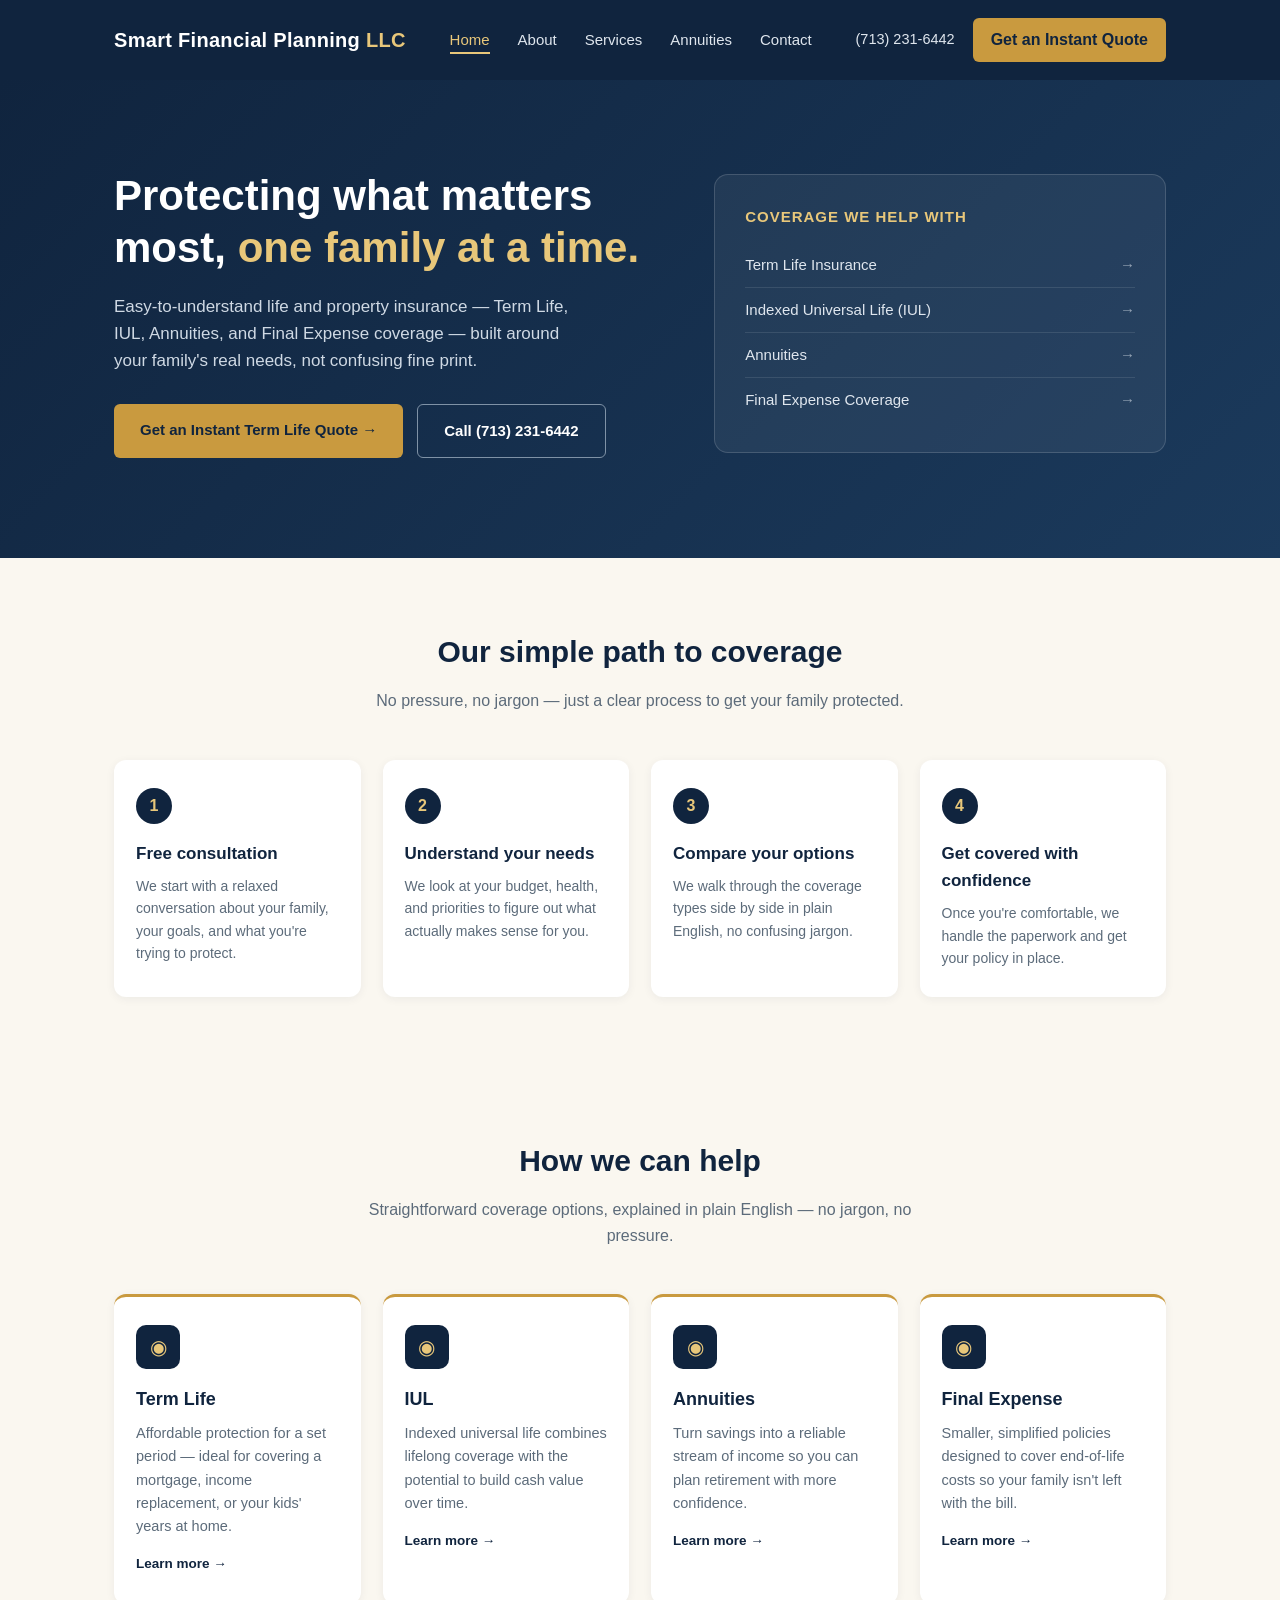
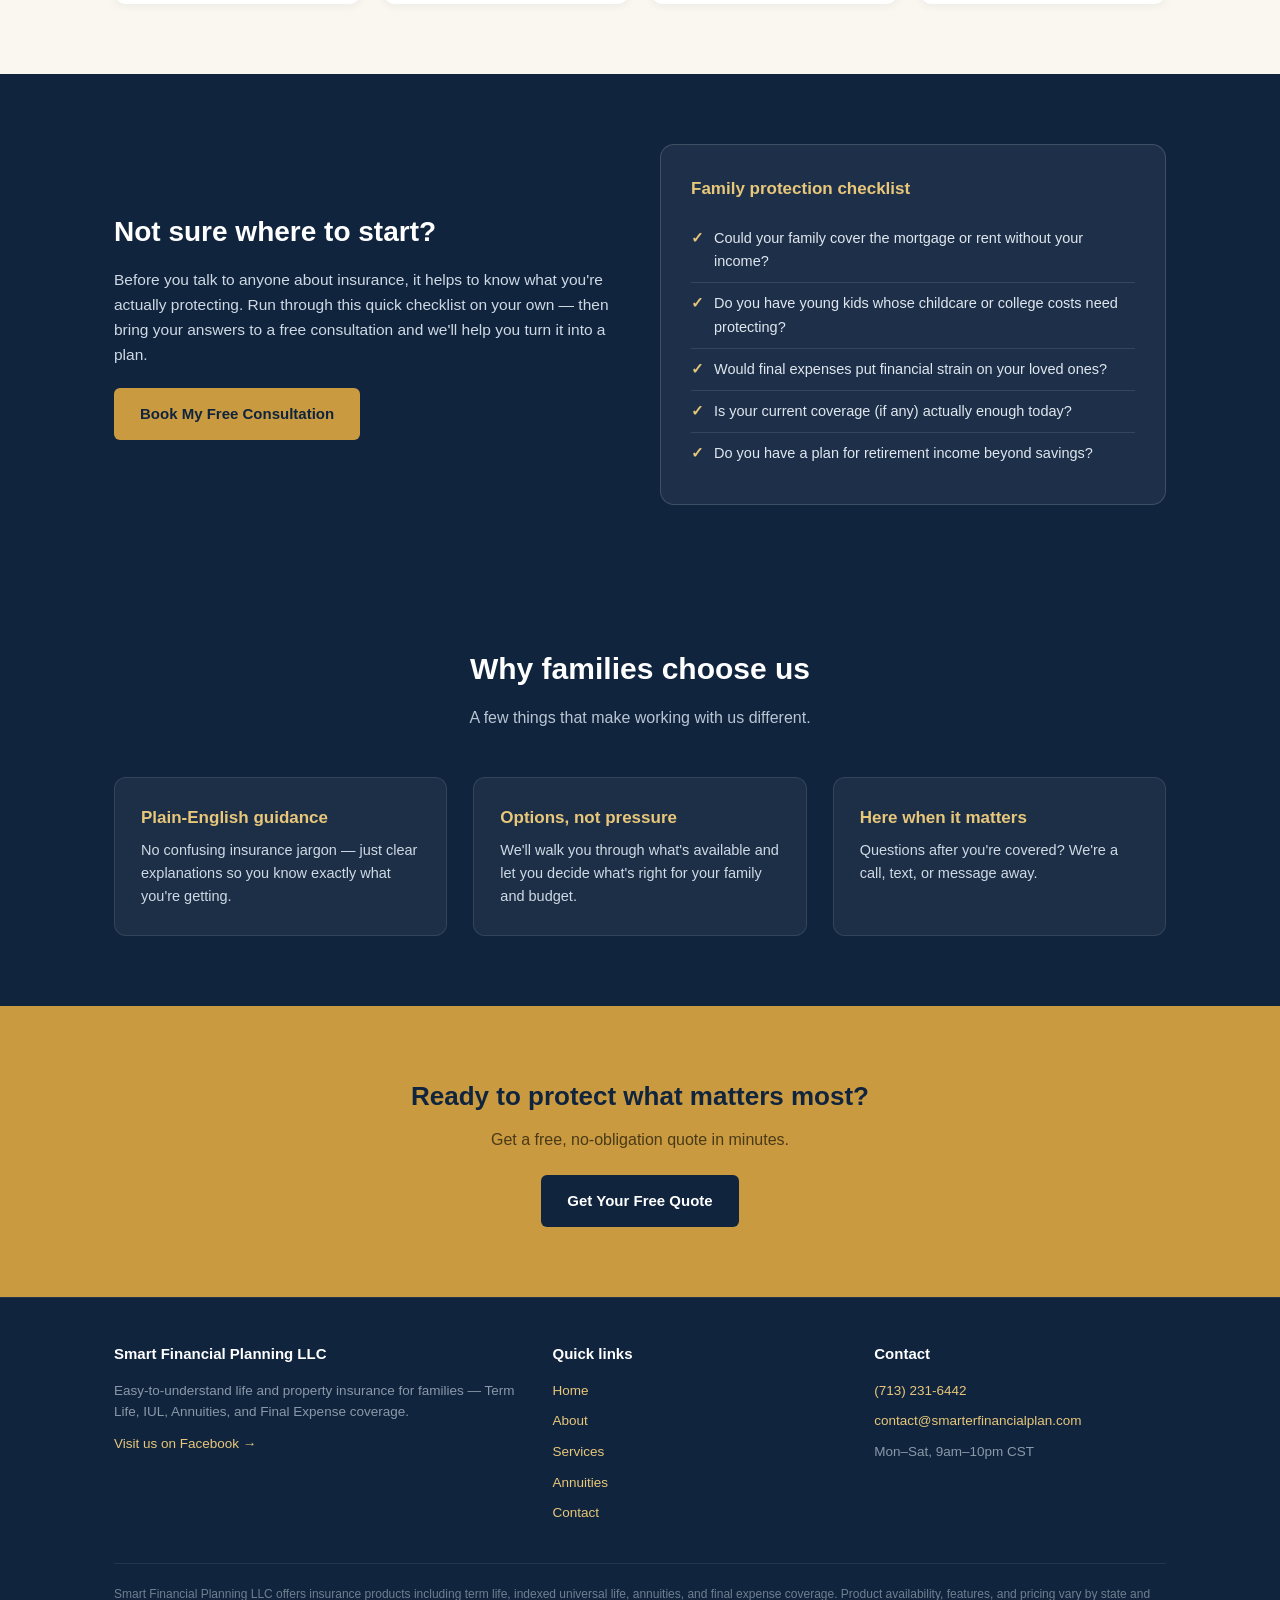
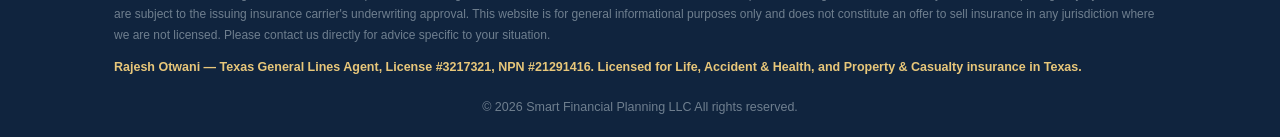
<file: index.html>
<!DOCTYPE html>
<html lang="en">
<head>
<meta charset="UTF-8">
<meta name="viewport" content="width=device-width, initial-scale=1.0">
<title>Smart Financial Planning LLC | Life &amp; Property Insurance</title>
<meta name="description" content="Easy-to-understand life and property insurance in Houston, TX — Term Life, IUL, Annuities, and Final Expense coverage from Smart Financial Planning LLC">
<link rel="stylesheet" href="styles.css?v=20261107">
<link rel="icon" href="favicon.svg" type="image/svg+xml">
</head>
<body>

<header>
  <div class="wrap">
    <div class="logo">Smart Financial Planning <span>LLC</span></div>
    <button class="menu-toggle" aria-label="Open menu" aria-expanded="false" aria-controls="site-nav"><span></span><span></span><span></span></button>
    <nav id="site-nav">
      <ul>
        <li><a href="index.html" class="active">Home</a></li>
        <li><a href="about.html">About</a></li>
        <li><a href="services.html">Services</a></li>
        <li><a href="annuities.html">Annuities</a></li>
        <li><a href="contact.html">Contact</a></li>
        <li class="nav-cta-mobile"><a href="https://app.back9ins.com/apply/SmartFinancialPlan" target="_blank" rel="noopener">Get an Instant Quote</a></li>
      </ul>
    </nav>
    <div class="header-right">
      <span class="header-phone">(713) 231-6442</span>
      <a href="https://app.back9ins.com/apply/SmartFinancialPlan" target="_blank" rel="noopener" class="nav-cta">Get an Instant Quote</a>
    </div>
  </div>
</header>

<section class="hero">
  <div class="wrap">
    <div>
      <h1>Protecting what matters most, <em>one family at a time.</em></h1>
      <p>Easy-to-understand life and property insurance — Term Life, IUL, Annuities, and Final Expense coverage — built around your family's real needs, not confusing fine print.</p>
      <div class="btn-row">
        <a href="https://app.back9ins.com/apply/SmartFinancialPlan" target="_blank" rel="noopener" class="btn btn-primary">Get an Instant Term Life Quote &rarr;</a>
        <a href="tel:+17132316442" class="btn btn-secondary">Call (713) 231-6442</a>
      </div>
    </div>
    <div class="hero-card">
      <h3>Coverage we help with</h3>
      <ul>
        <li><a href="services.html#term">Term Life Insurance</a></li>
        <li><a href="services.html#iul">Indexed Universal Life (IUL)</a></li>
        <li><a href="annuities.html">Annuities</a></li>
        <li><a href="services.html#final-expense">Final Expense Coverage</a></li>
      </ul>
    </div>
  </div>
</section>

<section class="process">
  <div class="wrap">
    <h2 class="section-title">Our simple path to coverage</h2>
    <p class="section-sub">No pressure, no jargon — just a clear process to get your family protected.</p>
    <div class="process-grid">
      <div class="process-step">
        <div class="num">1</div>
        <h4>Free consultation</h4>
        <p>We start with a relaxed conversation about your family, your goals, and what you're trying to protect.</p>
      </div>
      <div class="process-step">
        <div class="num">2</div>
        <h4>Understand your needs</h4>
        <p>We look at your budget, health, and priorities to figure out what actually makes sense for you.</p>
      </div>
      <div class="process-step">
        <div class="num">3</div>
        <h4>Compare your options</h4>
        <p>We walk through the coverage types side by side in plain English, no confusing jargon.</p>
      </div>
      <div class="process-step">
        <div class="num">4</div>
        <h4>Get covered with confidence</h4>
        <p>Once you're comfortable, we handle the paperwork and get your policy in place.</p>
      </div>
    </div>
  </div>
</section>

<section class="services" id="services">
  <div class="wrap">
    <h2 class="section-title">How we can help</h2>
    <p class="section-sub">Straightforward coverage options, explained in plain English — no jargon, no pressure.</p>
    <div class="service-grid">
      <div class="service-card">
        <div class="icon">&#9673;</div>
        <h4>Term Life</h4>
        <p>Affordable protection for a set period — ideal for covering a mortgage, income replacement, or your kids' years at home.</p>
        <a class="learn" href="services.html#term">Learn more &rarr;</a>
      </div>
      <div class="service-card">
        <div class="icon">&#9673;</div>
        <h4>IUL</h4>
        <p>Indexed universal life combines lifelong coverage with the potential to build cash value over time.</p>
        <a class="learn" href="services.html#iul">Learn more &rarr;</a>
      </div>
      <div class="service-card">
        <div class="icon">&#9673;</div>
        <h4>Annuities</h4>
        <p>Turn savings into a reliable stream of income so you can plan retirement with more confidence.</p>
        <a class="learn" href="services.html#annuities">Learn more &rarr;</a>
      </div>
      <div class="service-card">
        <div class="icon">&#9673;</div>
        <h4>Final Expense</h4>
        <p>Smaller, simplified policies designed to cover end-of-life costs so your family isn't left with the bill.</p>
        <a class="learn" href="services.html#final-expense">Learn more &rarr;</a>
      </div>
    </div>
  </div>
</section>

<section class="lead-magnet">
  <div class="wrap">
    <div>
      <h2>Not sure where to start?</h2>
      <p>Before you talk to anyone about insurance, it helps to know what you're actually protecting. Run through this quick checklist on your own — then bring your answers to a free consultation and we'll help you turn it into a plan.</p>
      <a href="contact.html" class="btn btn-primary">Book My Free Consultation</a>
    </div>
    <div class="checklist-card">
      <h3>Family protection checklist</h3>
      <ul>
        <li>Could your family cover the mortgage or rent without your income?</li>
        <li>Do you have young kids whose childcare or college costs need protecting?</li>
        <li>Would final expenses put financial strain on your loved ones?</li>
        <li>Is your current coverage (if any) actually enough today?</li>
        <li>Do you have a plan for retirement income beyond savings?</li>
      </ul>
    </div>
  </div>
</section>

<section class="why" id="why">
  <div class="wrap">
    <h2 class="section-title">Why families choose us</h2>
    <p class="section-sub">A few things that make working with us different.</p>
    <div class="why-grid">
      <div class="why-item">
        <h4>Plain-English guidance</h4>
        <p>No confusing insurance jargon — just clear explanations so you know exactly what you're getting.</p>
      </div>
      <div class="why-item">
        <h4>Options, not pressure</h4>
        <p>We'll walk you through what's available and let you decide what's right for your family and budget.</p>
      </div>
      <div class="why-item">
        <h4>Here when it matters</h4>
        <p>Questions after you're covered? We're a call, text, or message away.</p>
      </div>
    </div>
  </div>
</section>

<section class="cta-banner">
  <div class="wrap">
    <h2>Ready to protect what matters most?</h2>
    <p>Get a free, no-obligation quote in minutes.</p>
    <a href="contact.html" class="btn btn-primary">Get Your Free Quote</a>
  </div>
</section>

<footer>
  <div class="wrap">
    <div class="footer-grid">
      <div class="footer-col">
        <h4>Smart Financial Planning LLC</h4>
        <p>Easy-to-understand life and property insurance for families — Term Life, IUL, Annuities, and Final Expense coverage.</p>
        <p><a href="https://www.facebook.com/profile.php?id=61590382359179" target="_blank" rel="noopener">Visit us on Facebook &rarr;</a></p>
      </div>
      <div class="footer-col">
        <h4>Quick links</h4>
        <ul>
          <li><a href="index.html">Home</a></li>
          <li><a href="about.html">About</a></li>
          <li><a href="services.html">Services</a></li>
          <li><a href="annuities.html">Annuities</a></li>
          <li><a href="contact.html">Contact</a></li>
        </ul>
      </div>
      <div class="footer-col">
        <h4>Contact</h4>
        <ul>
          <li><a href="tel:+17132316442">(713) 231-6442</a></li>
          <li><a href="mailto:contact@smarterfinancialplan.com">contact@smarterfinancialplan.com</a></li>
          <li>Mon&ndash;Sat, 9am&ndash;10pm CST</li>
        </ul>
      </div>
    </div>
    <div class="footer-disclosure">
      Smart Financial Planning LLC offers insurance products including term life, indexed universal life, annuities, and final expense coverage. Product availability, features, and pricing vary by state and are subject to the issuing insurance carrier's underwriting approval. This website is for general informational purposes only and does not constitute an offer to sell insurance in any jurisdiction where we are not licensed. Please contact us directly for advice specific to your situation.
    </div>
    <div class="footer-license">Rajesh Otwani &mdash; Texas General Lines Agent, License #3217321, NPN #21291416. Licensed for Life, Accident &amp; Health, and Property &amp; Casualty insurance in Texas.</div>
    <div class="footer-bottom">&copy; 2026 Smart Financial Planning LLC All rights reserved.</div>
  </div>
</footer>

<script src="menu.js?v=20261107"></script>
</body>
</html>
</file>
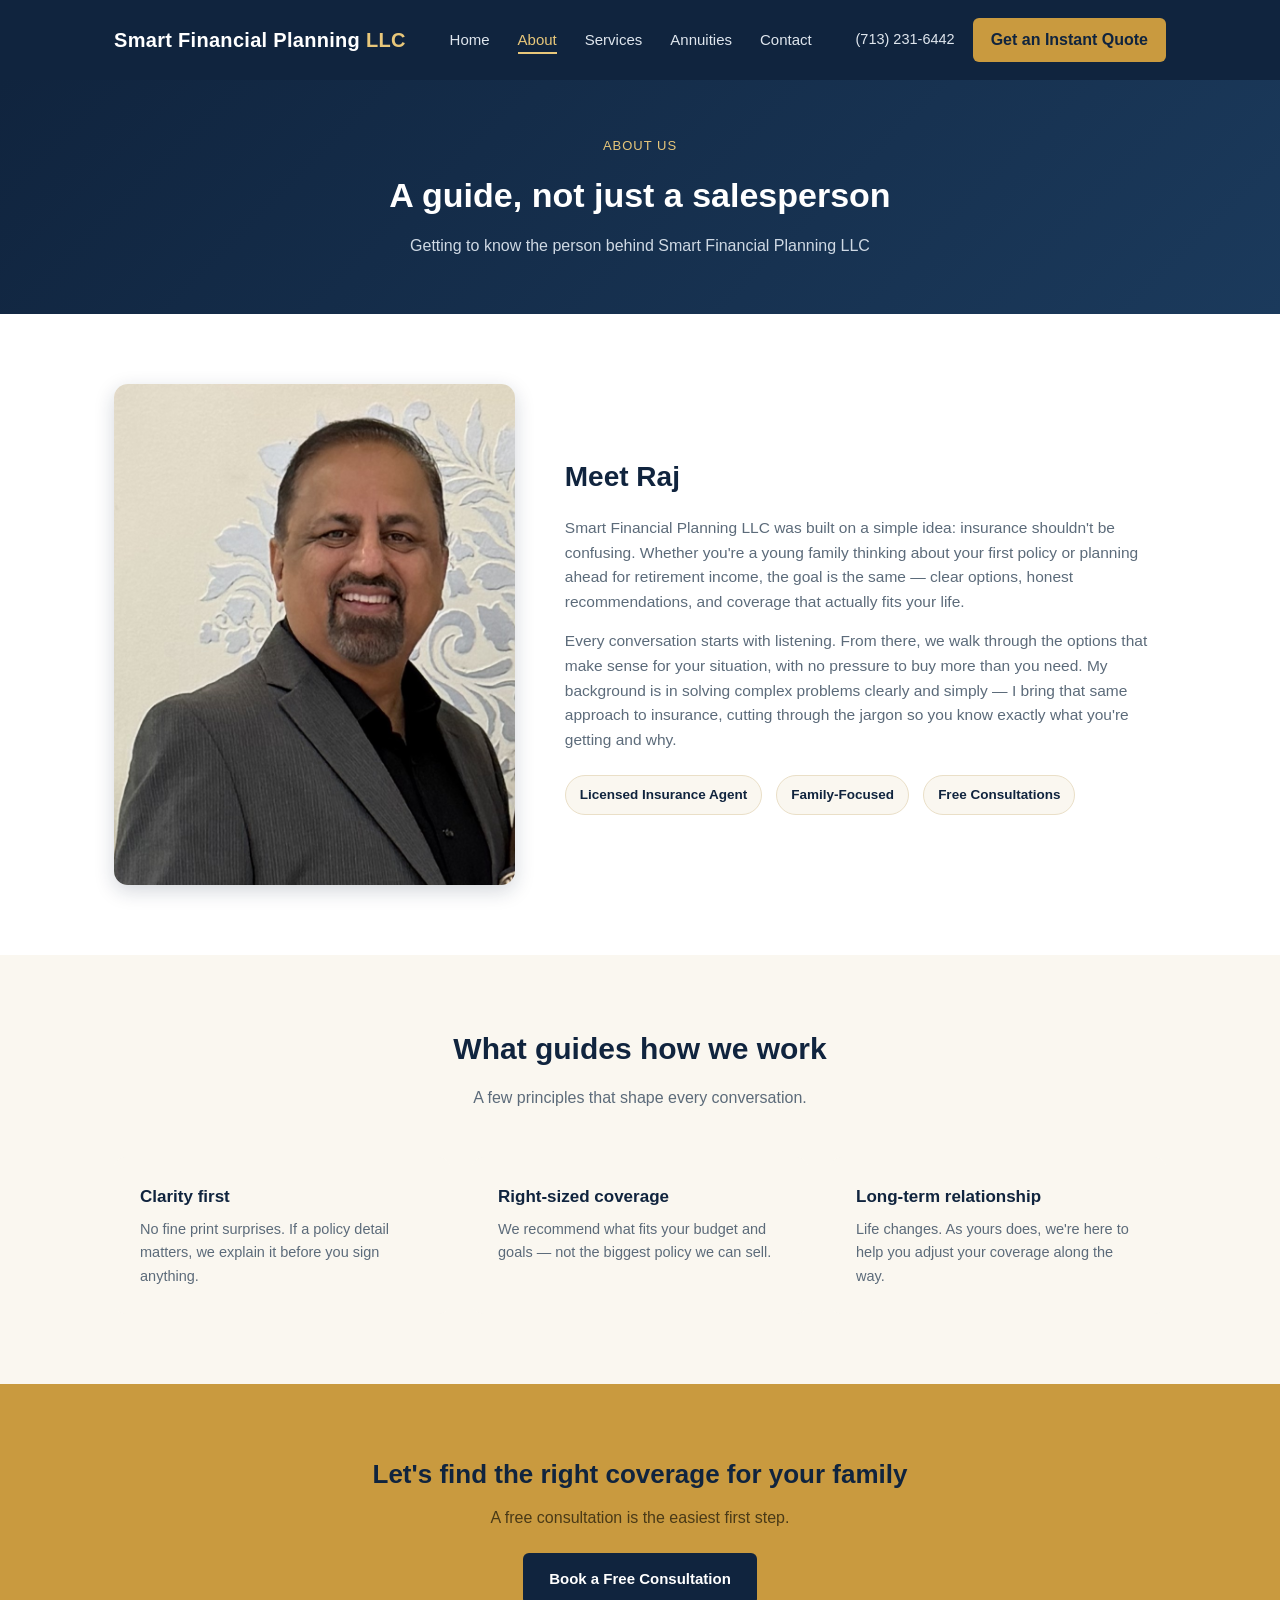
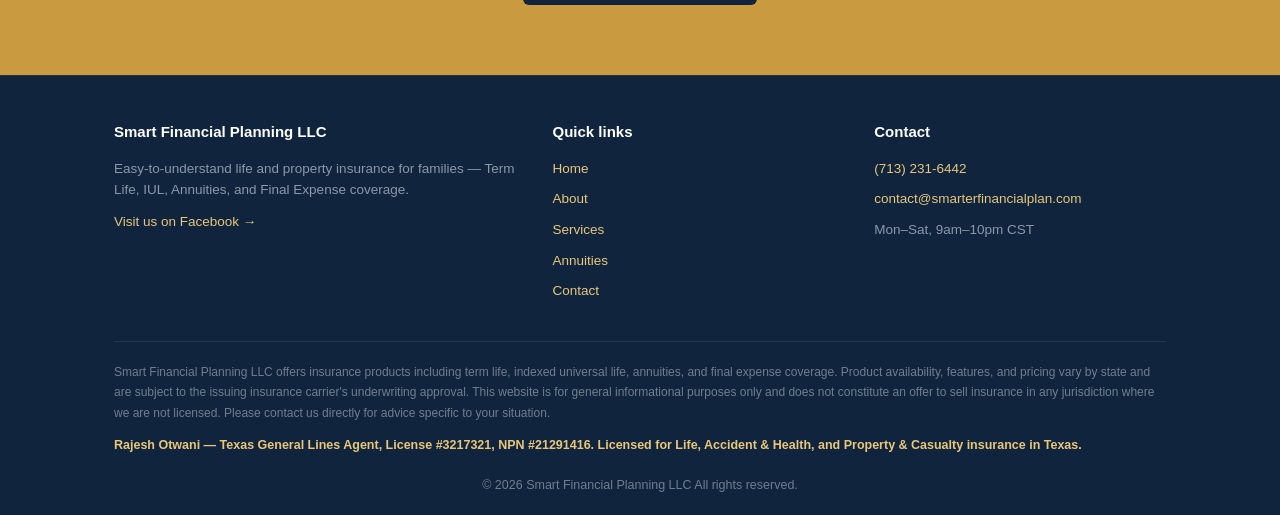
<file: about.html>
<!DOCTYPE html>
<html lang="en">
<head>
<meta charset="UTF-8">
<meta name="viewport" content="width=device-width, initial-scale=1.0">
<title>About Us | Smart Financial Planning LLC</title>
<meta name="description" content="Meet Smart Financial Planning LLC — plain-English life and property insurance guidance for families in Houston, TX.">
<link rel="stylesheet" href="styles.css?v=20261107">
<link rel="icon" href="favicon.svg" type="image/svg+xml">
</head>
<body>

<header>
  <div class="wrap">
    <div class="logo">Smart Financial Planning <span>LLC</span></div>
    <button class="menu-toggle" aria-label="Open menu" aria-expanded="false" aria-controls="site-nav"><span></span><span></span><span></span></button>
    <nav id="site-nav">
      <ul>
        <li><a href="index.html">Home</a></li>
        <li><a href="about.html" class="active">About</a></li>
        <li><a href="services.html">Services</a></li>
        <li><a href="annuities.html">Annuities</a></li>
        <li><a href="contact.html">Contact</a></li>
        <li class="nav-cta-mobile"><a href="https://app.back9ins.com/apply/SmartFinancialPlan" target="_blank" rel="noopener">Get an Instant Quote</a></li>
      </ul>
    </nav>
    <div class="header-right">
      <span class="header-phone">(713) 231-6442</span>
      <a href="https://app.back9ins.com/apply/SmartFinancialPlan" target="_blank" rel="noopener" class="nav-cta">Get an Instant Quote</a>
    </div>
  </div>
</header>

<section class="page-hero">
  <div class="wrap">
    <div class="breadcrumb">About Us</div>
    <h1>A guide, not just a salesperson</h1>
    <p>Getting to know the person behind Smart Financial Planning LLC</p>
  </div>
</section>

<section class="about" id="about">
  <div class="wrap">
    <img class="about-photo" src="headshot.jpg" alt="Raj Otwani, Smart Financial Planning LLC">
    <div>
      <h2>Meet Raj</h2>
      <p>Smart Financial Planning LLC was built on a simple idea: insurance shouldn't be confusing. Whether you're a young family thinking about your first policy or planning ahead for retirement income, the goal is the same — clear options, honest recommendations, and coverage that actually fits your life.</p>
      <p>Every conversation starts with listening. From there, we walk through the options that make sense for your situation, with no pressure to buy more than you need. My background is in solving complex problems clearly and simply — I bring that same approach to insurance, cutting through the jargon so you know exactly what you're getting and why.</p>
      <div class="about-badges">
        <span class="badge">Licensed Insurance Agent</span>
        <span class="badge">Family-Focused</span>
        <span class="badge">Free Consultations</span>
      </div>
    </div>
  </div>
</section>

<section class="services">
  <div class="wrap">
    <h2 class="section-title">What guides how we work</h2>
    <p class="section-sub">A few principles that shape every conversation.</p>
    <div class="values-grid">
      <div class="value-card">
        <h4>Clarity first</h4>
        <p>No fine print surprises. If a policy detail matters, we explain it before you sign anything.</p>
      </div>
      <div class="value-card">
        <h4>Right-sized coverage</h4>
        <p>We recommend what fits your budget and goals — not the biggest policy we can sell.</p>
      </div>
      <div class="value-card">
        <h4>Long-term relationship</h4>
        <p>Life changes. As yours does, we're here to help you adjust your coverage along the way.</p>
      </div>
    </div>
  </div>
</section>

<section class="cta-banner">
  <div class="wrap">
    <h2>Let's find the right coverage for your family</h2>
    <p>A free consultation is the easiest first step.</p>
    <a href="contact.html" class="btn btn-primary">Book a Free Consultation</a>
  </div>
</section>

<footer>
  <div class="wrap">
    <div class="footer-grid">
      <div class="footer-col">
        <h4>Smart Financial Planning LLC</h4>
        <p>Easy-to-understand life and property insurance for families — Term Life, IUL, Annuities, and Final Expense coverage.</p>
        <p><a href="https://www.facebook.com/profile.php?id=61590382359179" target="_blank" rel="noopener">Visit us on Facebook &rarr;</a></p>
      </div>
      <div class="footer-col">
        <h4>Quick links</h4>
        <ul>
          <li><a href="index.html">Home</a></li>
          <li><a href="about.html">About</a></li>
          <li><a href="services.html">Services</a></li>
          <li><a href="annuities.html">Annuities</a></li>
          <li><a href="contact.html">Contact</a></li>
        </ul>
      </div>
      <div class="footer-col">
        <h4>Contact</h4>
        <ul>
          <li><a href="tel:+17132316442">(713) 231-6442</a></li>
          <li><a href="mailto:contact@smarterfinancialplan.com">contact@smarterfinancialplan.com</a></li>
          <li>Mon&ndash;Sat, 9am&ndash;10pm CST</li>
        </ul>
      </div>
    </div>
    <div class="footer-disclosure">
      Smart Financial Planning LLC offers insurance products including term life, indexed universal life, annuities, and final expense coverage. Product availability, features, and pricing vary by state and are subject to the issuing insurance carrier's underwriting approval. This website is for general informational purposes only and does not constitute an offer to sell insurance in any jurisdiction where we are not licensed. Please contact us directly for advice specific to your situation.
    </div>
    <div class="footer-license">Rajesh Otwani &mdash; Texas General Lines Agent, License #3217321, NPN #21291416. Licensed for Life, Accident &amp; Health, and Property &amp; Casualty insurance in Texas.</div>
    <div class="footer-bottom">&copy; 2026 Smart Financial Planning LLC All rights reserved.</div>
  </div>
</footer>

<script src="menu.js?v=20261107"></script>
</body>
</html>
</file>
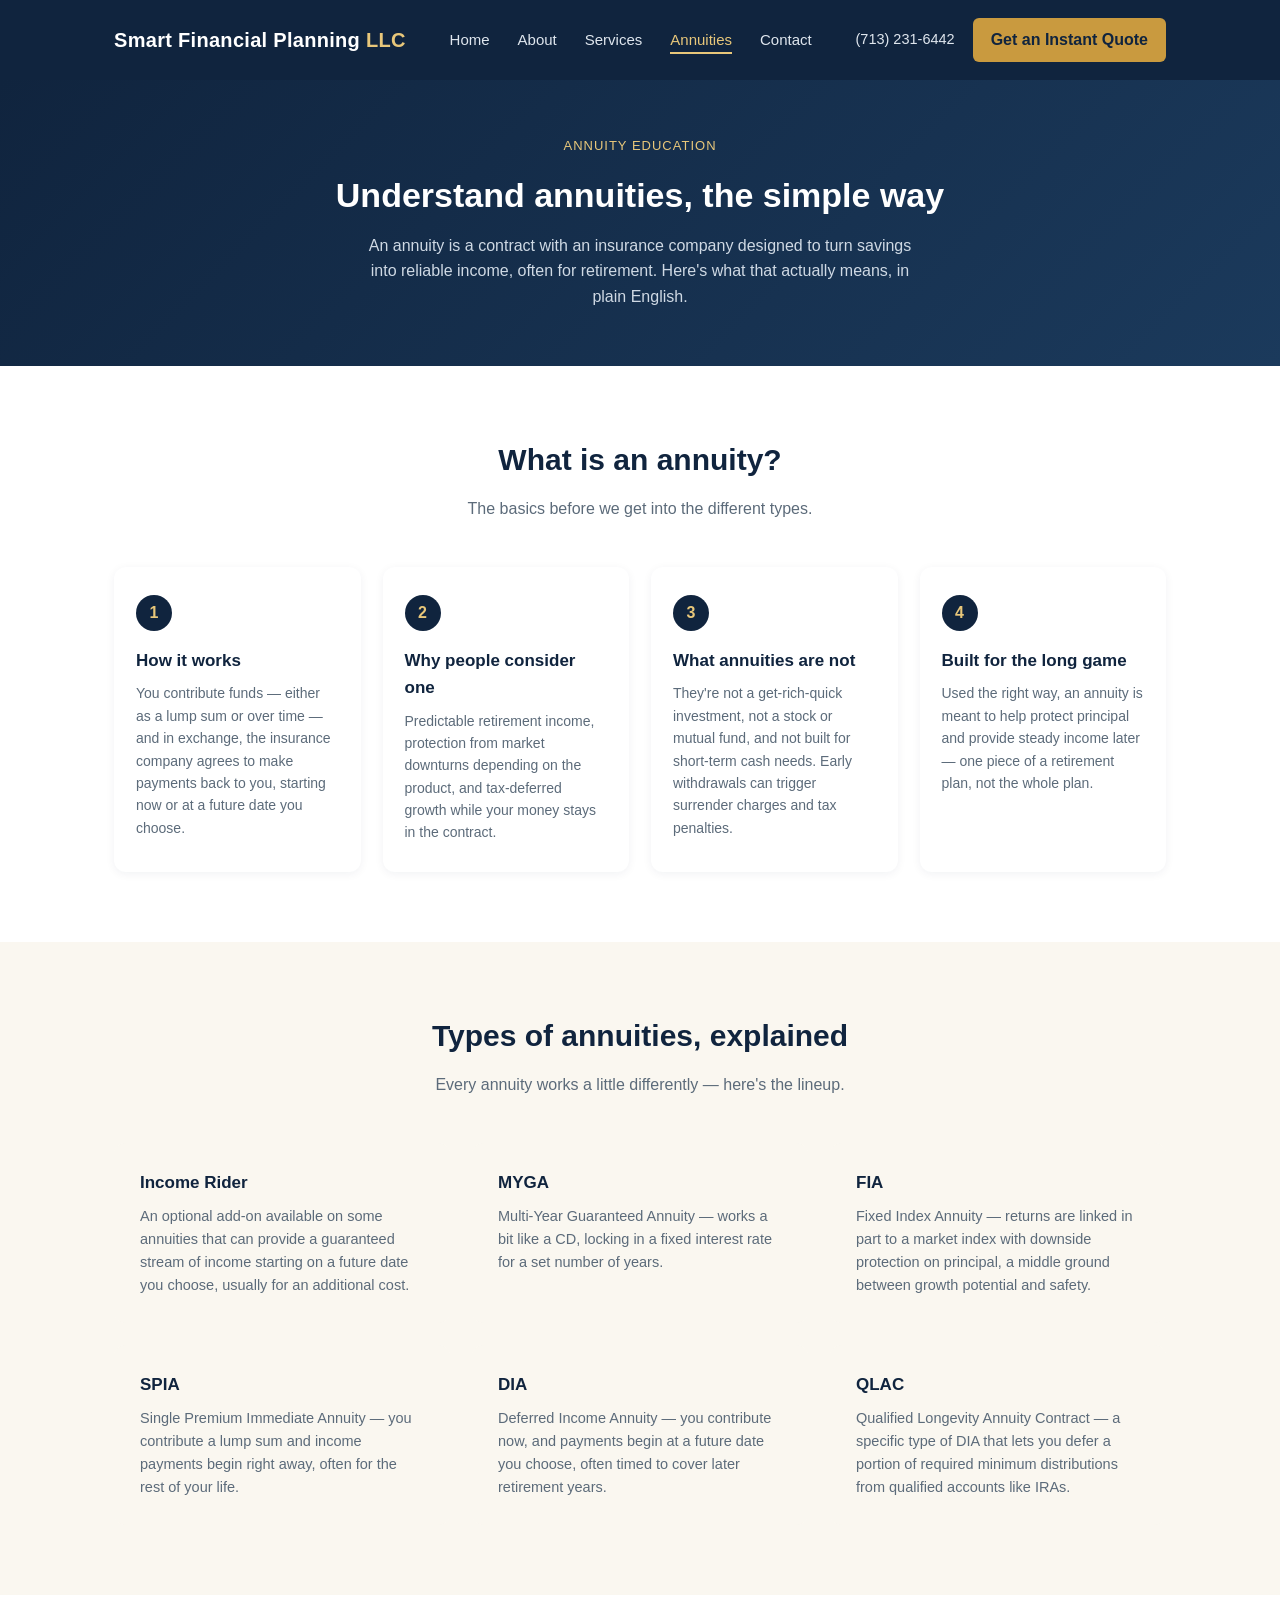
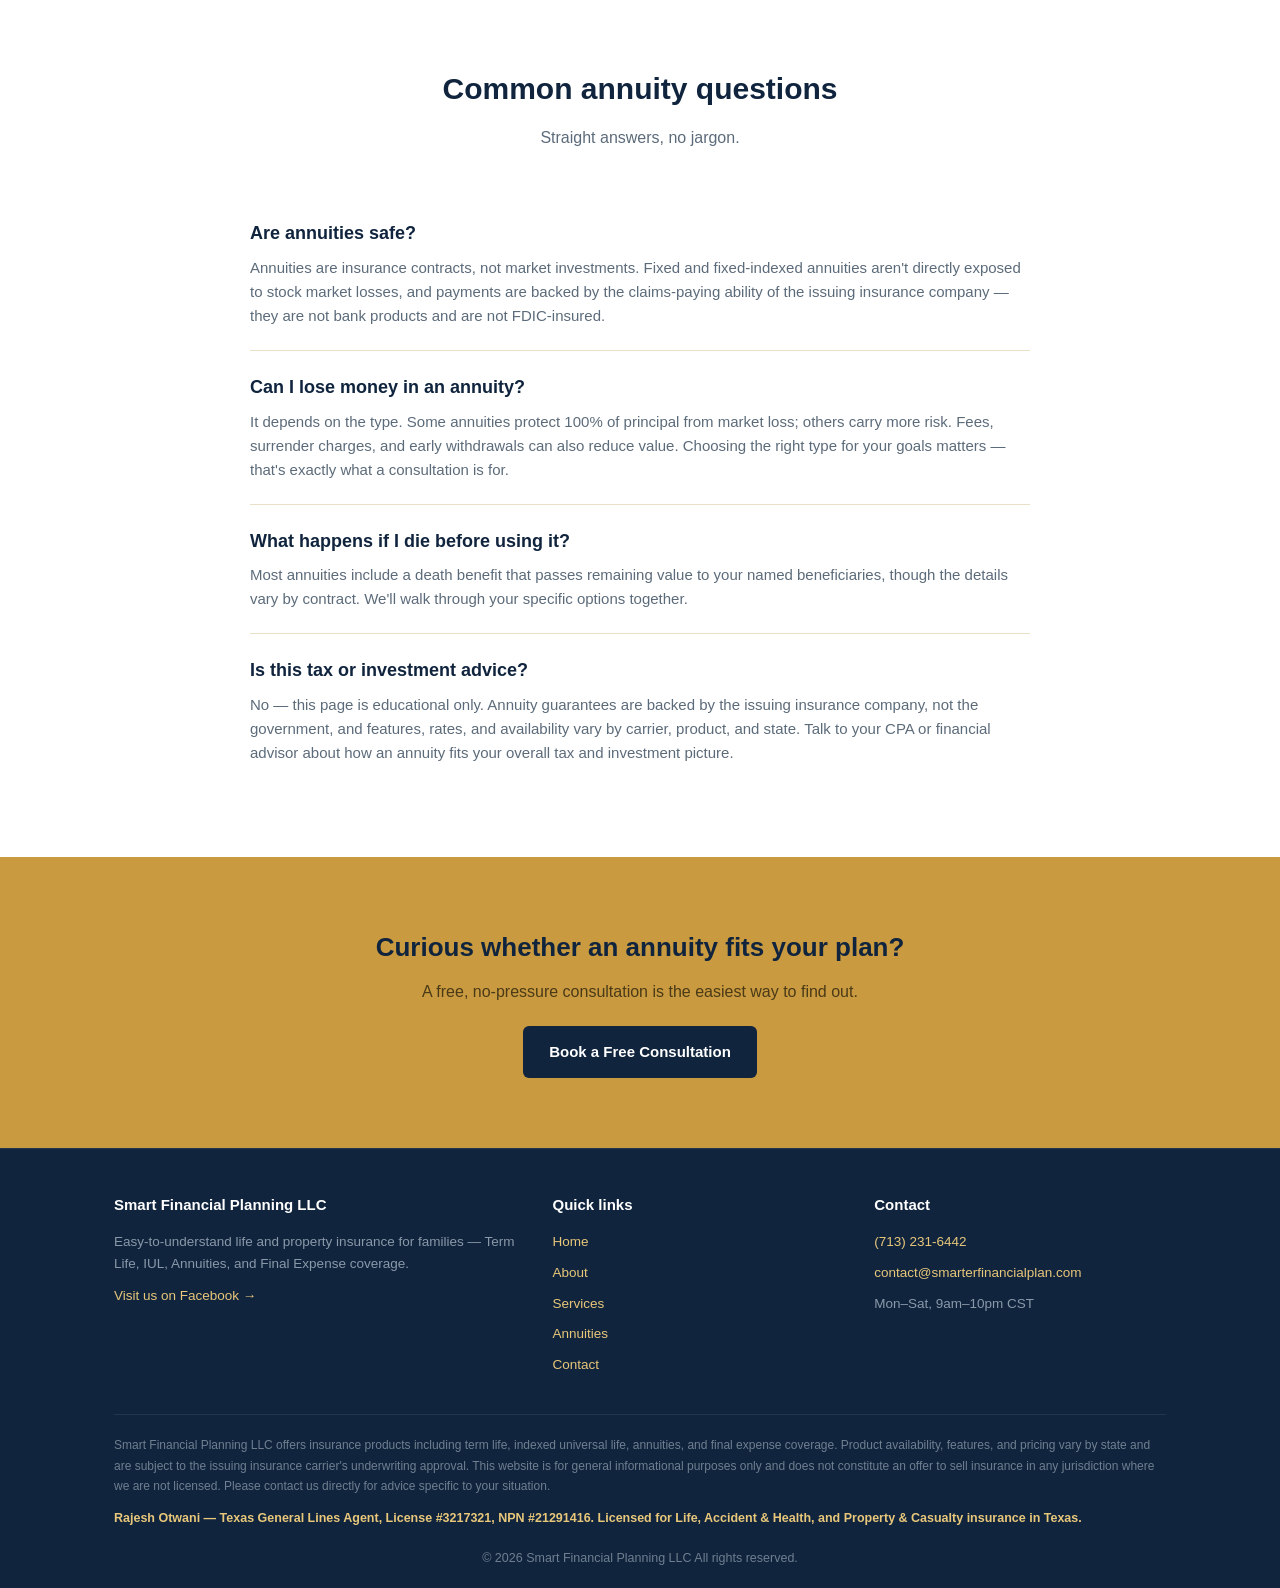
<file: annuities.html>
<!DOCTYPE html>
<html lang="en">
<head>
<meta charset="UTF-8">
<meta name="viewport" content="width=device-width, initial-scale=1.0">
<title>Annuities Explained | Smart Financial Planning LLC</title>
<meta name="description" content="Understand annuities in plain English — MYGA, FIA, SPIA, DIA, QLAC, and income riders explained, plus answers to the most common annuity questions.">
<link rel="stylesheet" href="styles.css?v=20261107">
<link rel="icon" href="favicon.svg" type="image/svg+xml">
</head>
<body>

<header>
  <div class="wrap">
    <div class="logo">Smart Financial Planning <span>LLC</span></div>
    <button class="menu-toggle" aria-label="Open menu" aria-expanded="false" aria-controls="site-nav"><span></span><span></span><span></span></button>
    <nav id="site-nav">
      <ul>
        <li><a href="index.html">Home</a></li>
        <li><a href="about.html">About</a></li>
        <li><a href="services.html">Services</a></li>
        <li><a href="annuities.html" class="active">Annuities</a></li>
        <li><a href="contact.html">Contact</a></li>
        <li class="nav-cta-mobile"><a href="https://app.back9ins.com/apply/SmartFinancialPlan" target="_blank" rel="noopener">Get an Instant Quote</a></li>
      </ul>
    </nav>
    <div class="header-right">
      <span class="header-phone">(713) 231-6442</span>
      <a href="https://app.back9ins.com/apply/SmartFinancialPlan" target="_blank" rel="noopener" class="nav-cta">Get an Instant Quote</a>
    </div>
  </div>
</header>

<section class="page-hero">
  <div class="wrap">
    <div class="breadcrumb">Annuity Education</div>
    <h1>Understand annuities, the simple way</h1>
    <p>An annuity is a contract with an insurance company designed to turn savings into reliable income, often for retirement. Here's what that actually means, in plain English.</p>
  </div>
</section>

<section id="what-is">
  <div class="wrap">
    <h2 class="section-title">What is an annuity?</h2>
    <p class="section-sub">The basics before we get into the different types.</p>
    <div class="process-grid">
      <div class="process-step">
        <div class="num">1</div>
        <h4>How it works</h4>
        <p>You contribute funds — either as a lump sum or over time — and in exchange, the insurance company agrees to make payments back to you, starting now or at a future date you choose.</p>
      </div>
      <div class="process-step">
        <div class="num">2</div>
        <h4>Why people consider one</h4>
        <p>Predictable retirement income, protection from market downturns depending on the product, and tax-deferred growth while your money stays in the contract.</p>
      </div>
      <div class="process-step">
        <div class="num">3</div>
        <h4>What annuities are not</h4>
        <p>They're not a get-rich-quick investment, not a stock or mutual fund, and not built for short-term cash needs. Early withdrawals can trigger surrender charges and tax penalties.</p>
      </div>
      <div class="process-step">
        <div class="num">4</div>
        <h4>Built for the long game</h4>
        <p>Used the right way, an annuity is meant to help protect principal and provide steady income later — one piece of a retirement plan, not the whole plan.</p>
      </div>
    </div>
  </div>
</section>

<section class="services">
  <div class="wrap">
    <h2 class="section-title">Types of annuities, explained</h2>
    <p class="section-sub">Every annuity works a little differently — here's the lineup.</p>
    <div class="values-grid">
      <div class="value-card">
        <h4>Income Rider</h4>
        <p>An optional add-on available on some annuities that can provide a guaranteed stream of income starting on a future date you choose, usually for an additional cost.</p>
      </div>
      <div class="value-card">
        <h4>MYGA</h4>
        <p>Multi-Year Guaranteed Annuity — works a bit like a CD, locking in a fixed interest rate for a set number of years.</p>
      </div>
      <div class="value-card">
        <h4>FIA</h4>
        <p>Fixed Index Annuity — returns are linked in part to a market index with downside protection on principal, a middle ground between growth potential and safety.</p>
      </div>
      <div class="value-card">
        <h4>SPIA</h4>
        <p>Single Premium Immediate Annuity — you contribute a lump sum and income payments begin right away, often for the rest of your life.</p>
      </div>
      <div class="value-card">
        <h4>DIA</h4>
        <p>Deferred Income Annuity — you contribute now, and payments begin at a future date you choose, often timed to cover later retirement years.</p>
      </div>
      <div class="value-card">
        <h4>QLAC</h4>
        <p>Qualified Longevity Annuity Contract — a specific type of DIA that lets you defer a portion of required minimum distributions from qualified accounts like IRAs.</p>
      </div>
    </div>
  </div>
</section>

<section id="faq">
  <div class="wrap">
    <h2 class="section-title">Common annuity questions</h2>
    <p class="section-sub">Straight answers, no jargon.</p>
    <div class="faq-simple">
      <div class="faq-simple-item">
        <h4>Are annuities safe?</h4>
        <p>Annuities are insurance contracts, not market investments. Fixed and fixed-indexed annuities aren't directly exposed to stock market losses, and payments are backed by the claims-paying ability of the issuing insurance company — they are not bank products and are not FDIC-insured.</p>
      </div>
      <div class="faq-simple-item">
        <h4>Can I lose money in an annuity?</h4>
        <p>It depends on the type. Some annuities protect 100% of principal from market loss; others carry more risk. Fees, surrender charges, and early withdrawals can also reduce value. Choosing the right type for your goals matters — that's exactly what a consultation is for.</p>
      </div>
      <div class="faq-simple-item">
        <h4>What happens if I die before using it?</h4>
        <p>Most annuities include a death benefit that passes remaining value to your named beneficiaries, though the details vary by contract. We'll walk through your specific options together.</p>
      </div>
      <div class="faq-simple-item">
        <h4>Is this tax or investment advice?</h4>
        <p>No — this page is educational only. Annuity guarantees are backed by the issuing insurance company, not the government, and features, rates, and availability vary by carrier, product, and state. Talk to your CPA or financial advisor about how an annuity fits your overall tax and investment picture.</p>
      </div>
    </div>
  </div>
</section>

<section class="cta-banner">
  <div class="wrap">
    <h2>Curious whether an annuity fits your plan?</h2>
    <p>A free, no-pressure consultation is the easiest way to find out.</p>
    <a href="contact.html" class="btn btn-primary">Book a Free Consultation</a>
  </div>
</section>

<footer>
  <div class="wrap">
    <div class="footer-grid">
      <div class="footer-col">
        <h4>Smart Financial Planning LLC</h4>
        <p>Easy-to-understand life and property insurance for families — Term Life, IUL, Annuities, and Final Expense coverage.</p>
        <p><a href="https://www.facebook.com/profile.php?id=61590382359179" target="_blank" rel="noopener">Visit us on Facebook &rarr;</a></p>
      </div>
      <div class="footer-col">
        <h4>Quick links</h4>
        <ul>
          <li><a href="index.html">Home</a></li>
          <li><a href="about.html">About</a></li>
          <li><a href="services.html">Services</a></li>
          <li><a href="annuities.html">Annuities</a></li>
          <li><a href="contact.html">Contact</a></li>
        </ul>
      </div>
      <div class="footer-col">
        <h4>Contact</h4>
        <ul>
          <li><a href="tel:+17132316442">(713) 231-6442</a></li>
          <li><a href="mailto:contact@smarterfinancialplan.com">contact@smarterfinancialplan.com</a></li>
          <li>Mon&ndash;Sat, 9am&ndash;10pm CST</li>
        </ul>
      </div>
    </div>
    <div class="footer-disclosure">
      Smart Financial Planning LLC offers insurance products including term life, indexed universal life, annuities, and final expense coverage. Product availability, features, and pricing vary by state and are subject to the issuing insurance carrier's underwriting approval. This website is for general informational purposes only and does not constitute an offer to sell insurance in any jurisdiction where we are not licensed. Please contact us directly for advice specific to your situation.
    </div>
    <div class="footer-license">Rajesh Otwani &mdash; Texas General Lines Agent, License #3217321, NPN #21291416. Licensed for Life, Accident &amp; Health, and Property &amp; Casualty insurance in Texas.</div>
    <div class="footer-bottom">&copy; 2026 Smart Financial Planning LLC All rights reserved.</div>
  </div>
</footer>

<script src="menu.js?v=20261107"></script>
</body>
</html>
</file>
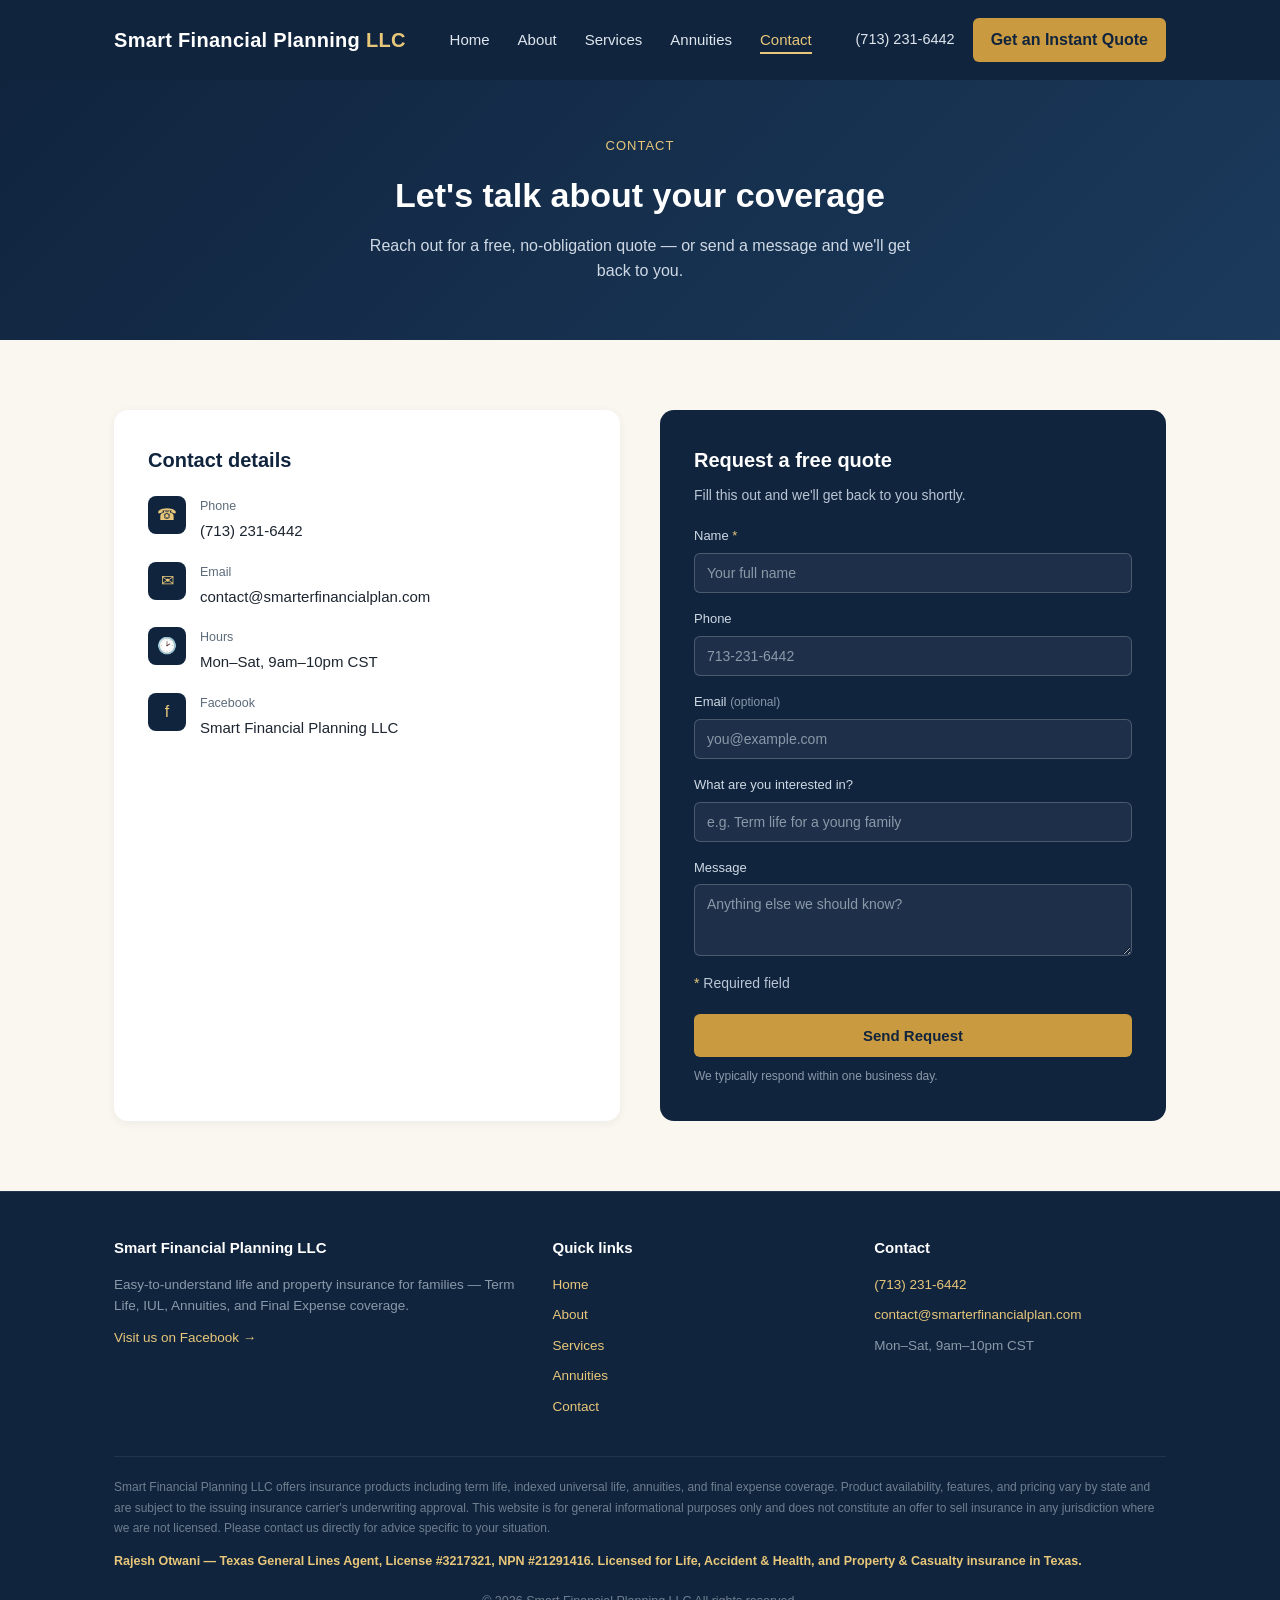
<file: contact.html>
<!DOCTYPE html>
<html lang="en">
<head>
<meta charset="UTF-8">
<meta name="viewport" content="width=device-width, initial-scale=1.0">
<title>Contact Us | Smart Financial Planning LLC</title>
<meta name="description" content="Get a free, no-obligation insurance quote from Smart Financial Planning LLC Call, email, or send a message.">
<link rel="stylesheet" href="styles.css?v=20261107">
<link rel="icon" href="favicon.svg" type="image/svg+xml">
</head>
<body>

<header>
  <div class="wrap">
    <div class="logo">Smart Financial Planning <span>LLC</span></div>
    <button class="menu-toggle" aria-label="Open menu" aria-expanded="false" aria-controls="site-nav"><span></span><span></span><span></span></button>
    <nav id="site-nav">
      <ul>
        <li><a href="index.html">Home</a></li>
        <li><a href="about.html">About</a></li>
        <li><a href="services.html">Services</a></li>
        <li><a href="annuities.html">Annuities</a></li>
        <li><a href="contact.html" class="active">Contact</a></li>
        <li class="nav-cta-mobile"><a href="https://app.back9ins.com/apply/SmartFinancialPlan" target="_blank" rel="noopener">Get an Instant Quote</a></li>
      </ul>
    </nav>
    <div class="header-right">
      <span class="header-phone">(713) 231-6442</span>
      <a href="https://app.back9ins.com/apply/SmartFinancialPlan" target="_blank" rel="noopener" class="nav-cta">Get an Instant Quote</a>
    </div>
  </div>
</header>

<section class="page-hero">
  <div class="wrap">
    <div class="breadcrumb">Contact</div>
    <h1>Let's talk about your coverage</h1>
    <p>Reach out for a free, no-obligation quote — or send a message and we'll get back to you.</p>
  </div>
</section>

<section class="contact" id="contact">
  <div class="wrap">
    <div class="contact-grid">
      <div class="contact-info">
        <h3>Contact details</h3>
        <div class="contact-row">
          <div class="ic">&#9742;</div>
          <div>
            <span class="label">Phone</span>
            <a href="tel:+17132316442">(713) 231-6442</a>
          </div>
        </div>
        <div class="contact-row">
          <div class="ic">&#9993;</div>
          <div>
            <span class="label">Email</span>
            <a href="mailto:contact@smarterfinancialplan.com">contact@smarterfinancialplan.com</a>
          </div>
        </div>
        <div class="contact-row">
          <div class="ic">&#128337;</div>
          <div>
            <span class="label">Hours</span>
            <span>Mon&ndash;Sat, 9am&ndash;10pm CST</span>
          </div>
        </div>
        <div class="contact-row">
          <div class="ic">f</div>
          <div>
            <span class="label">Facebook</span>
            <a href="https://www.facebook.com/profile.php?id=61590382359179" target="_blank" rel="noopener">Smart Financial Planning LLC</a>
          </div>
        </div>
      </div>
      <div class="contact-form-card">
        <form class="contact-form" id="quoteForm">
          <h3>Request a free quote</h3>
          <p>Fill this out and we'll get back to you shortly.</p>
          <input type="hidden" name="_subject" value="Quote Request from Website">
          <input type="text" name="_honey" style="display:none" tabindex="-1" autocomplete="off">
          <label>Name <span class="required">*</span></label>
          <input type="text" name="name" placeholder="Your full name" required>
          <label>Phone</label>
          <input type="tel" name="phone" id="phoneInput" placeholder="713-231-6442" pattern="[0-9]{3}-[0-9]{3}-[0-9]{4}" title="Format: 713-231-6442" maxlength="12" inputmode="numeric">
          <label>Email <span class="optional">(optional)</span></label>
          <input type="email" name="email" placeholder="you@example.com">
          <label>What are you interested in?</label>
          <input type="text" name="interest" placeholder="e.g. Term life for a young family">
          <label>Message</label>
          <textarea name="message" rows="3" placeholder="Anything else we should know?"></textarea>
          <p class="form-required-note"><span class="required">*</span> Required field</p>
          <button type="submit">Send Request</button>
        </form>
        <p class="form-note" id="formNote">We typically respond within one business day.</p>
      </div>
      <script>
        (function () {
          var form = document.getElementById('quoteForm');
          var note = document.getElementById('formNote');
          var phoneInput = document.getElementById('phoneInput');
          var defaultNote = note.textContent;

          phoneInput.addEventListener('input', function () {
            var digits = phoneInput.value.replace(/\D/g, '').slice(0, 10);
            var formatted = digits;
            if (digits.length > 6) {
              formatted = digits.slice(0, 3) + '-' + digits.slice(3, 6) + '-' + digits.slice(6);
            } else if (digits.length > 3) {
              formatted = digits.slice(0, 3) + '-' + digits.slice(3);
            }
            phoneInput.value = formatted;
          });

          form.addEventListener('submit', function (e) {
            e.preventDefault();
            var btn = form.querySelector('button[type="submit"]');
            btn.disabled = true;
            btn.textContent = 'Sending...';
            note.textContent = '';
            fetch('https://formsubmit.co/ajax/ea917fa2f663a855d8cccf80db20ca9c', {
              method: 'POST',
              headers: { 'Accept': 'application/json' },
              body: new FormData(form)
            })
              .then(function (res) { return res.ok ? res.json() : Promise.reject(res); })
              .then(function () {
                form.reset();
                form.style.display = 'none';
                note.textContent = "Thanks! Your request has been sent — we'll be in touch shortly to schedule your complimentary consultation.";
                note.classList.add('form-note-success');
              })
              .catch(function () {
                btn.disabled = false;
                btn.textContent = 'Send Request';
                note.textContent = 'Something went wrong sending your request. Please call (713) 231-6442 or email contact@smarterfinancialplan.com directly.';
              });
          });
        })();
      </script>
    </div>
  </div>
</section>

<footer>
  <div class="wrap">
    <div class="footer-grid">
      <div class="footer-col">
        <h4>Smart Financial Planning LLC</h4>
        <p>Easy-to-understand life and property insurance for families — Term Life, IUL, Annuities, and Final Expense coverage.</p>
        <p><a href="https://www.facebook.com/profile.php?id=61590382359179" target="_blank" rel="noopener">Visit us on Facebook &rarr;</a></p>
      </div>
      <div class="footer-col">
        <h4>Quick links</h4>
        <ul>
          <li><a href="index.html">Home</a></li>
          <li><a href="about.html">About</a></li>
          <li><a href="services.html">Services</a></li>
          <li><a href="annuities.html">Annuities</a></li>
          <li><a href="contact.html">Contact</a></li>
        </ul>
      </div>
      <div class="footer-col">
        <h4>Contact</h4>
        <ul>
          <li><a href="tel:+17132316442">(713) 231-6442</a></li>
          <li><a href="mailto:contact@smarterfinancialplan.com">contact@smarterfinancialplan.com</a></li>
          <li>Mon&ndash;Sat, 9am&ndash;10pm CST</li>
        </ul>
      </div>
    </div>
    <div class="footer-disclosure">
      Smart Financial Planning LLC offers insurance products including term life, indexed universal life, annuities, and final expense coverage. Product availability, features, and pricing vary by state and are subject to the issuing insurance carrier's underwriting approval. This website is for general informational purposes only and does not constitute an offer to sell insurance in any jurisdiction where we are not licensed. Please contact us directly for advice specific to your situation.
    </div>
    <div class="footer-license">Rajesh Otwani &mdash; Texas General Lines Agent, License #3217321, NPN #21291416. Licensed for Life, Accident &amp; Health, and Property &amp; Casualty insurance in Texas.</div>
    <div class="footer-bottom">&copy; 2026 Smart Financial Planning LLC All rights reserved.</div>
  </div>
</footer>

<script src="menu.js?v=20261107"></script>
</body>
</html>
</file>
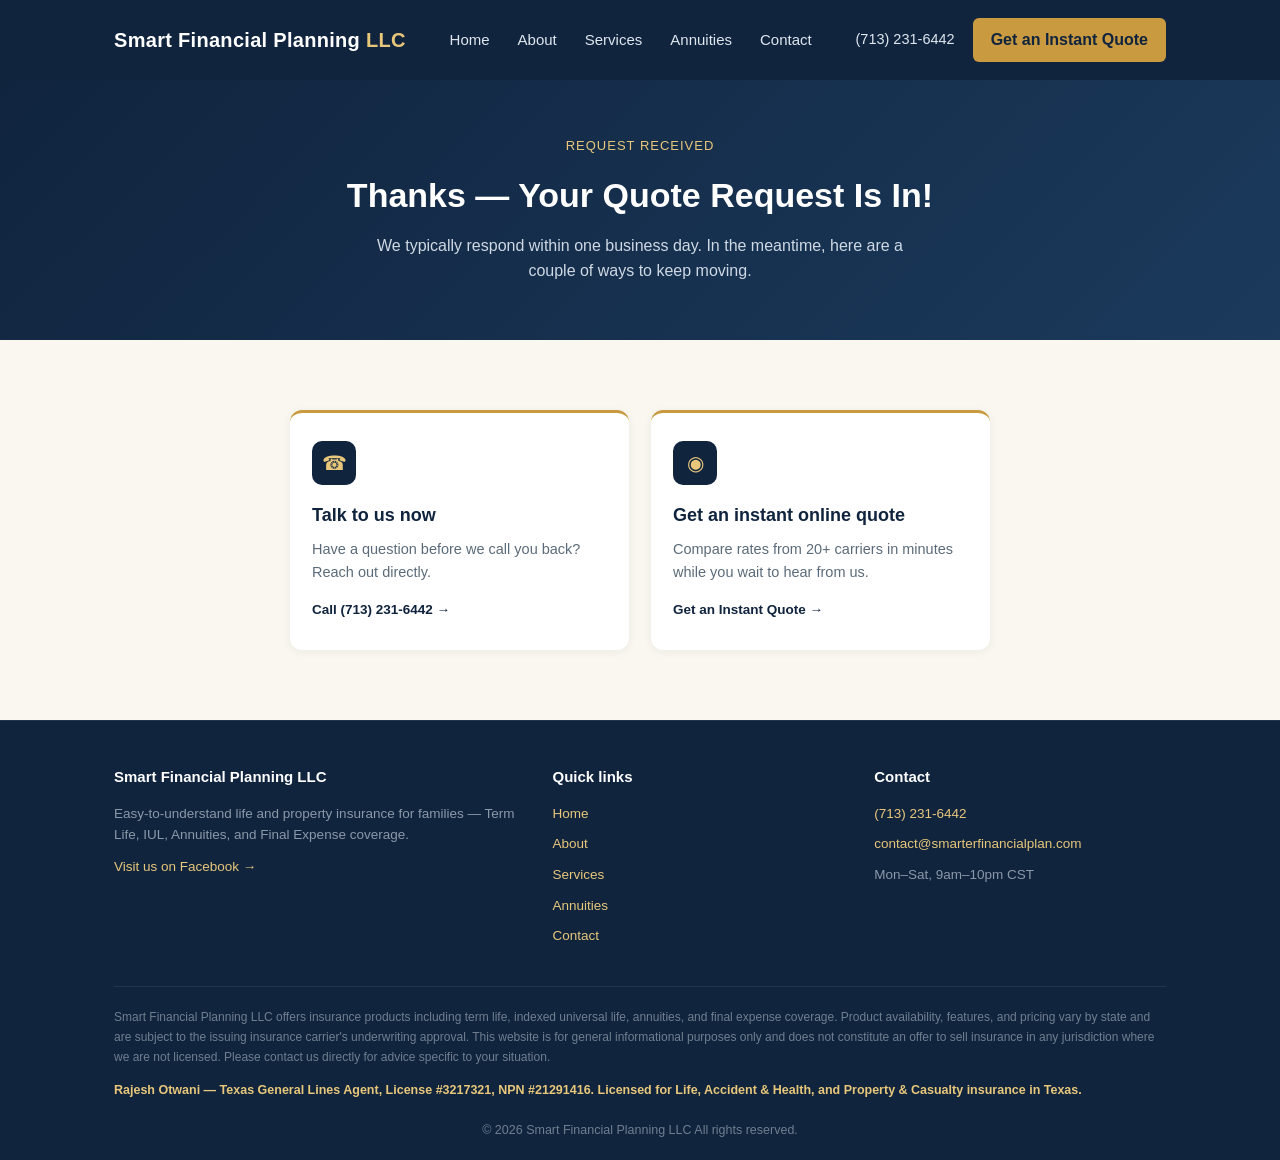
<file: life-quote-thankyou.html>
<!DOCTYPE html>
<html lang="en">
<head>
<meta charset="UTF-8">
<meta name="viewport" content="width=device-width, initial-scale=1.0">
<title>Thank You | Smart Financial Planning LLC</title>
<meta name="robots" content="noindex">
<meta name="description" content="Thanks for requesting your free life insurance quote — we'll be in touch shortly.">
<link rel="stylesheet" href="styles.css?v=20261107">
<link rel="icon" href="favicon.svg" type="image/svg+xml">
</head>
<body>

<header>
  <div class="wrap">
    <div class="logo">Smart Financial Planning <span>LLC</span></div>
    <button class="menu-toggle" aria-label="Open menu" aria-expanded="false" aria-controls="site-nav"><span></span><span></span><span></span></button>
    <nav id="site-nav">
      <ul>
        <li><a href="index.html">Home</a></li>
        <li><a href="about.html">About</a></li>
        <li><a href="services.html">Services</a></li>
        <li><a href="annuities.html">Annuities</a></li>
        <li><a href="contact.html">Contact</a></li>
        <li class="nav-cta-mobile"><a href="https://app.back9ins.com/apply/SmartFinancialPlan" target="_blank" rel="noopener">Get an Instant Quote</a></li>
      </ul>
    </nav>
    <div class="header-right">
      <span class="header-phone">(713) 231-6442</span>
      <a href="https://app.back9ins.com/apply/SmartFinancialPlan" target="_blank" rel="noopener" class="nav-cta">Get an Instant Quote</a>
    </div>
  </div>
</header>

<section class="page-hero">
  <div class="wrap">
    <div class="breadcrumb">Request Received</div>
    <h1>Thanks — Your Quote Request Is In!</h1>
    <p>We typically respond within one business day. In the meantime, here are a couple of ways to keep moving.</p>
  </div>
</section>

<section class="services">
  <div class="wrap">
    <div class="service-grid" style="grid-template-columns: repeat(2, 1fr); max-width:700px; margin:0 auto;">
      <div class="service-card">
        <div class="icon">&#9742;</div>
        <h4>Talk to us now</h4>
        <p>Have a question before we call you back? Reach out directly.</p>
        <a class="learn" href="tel:+17132316442">Call (713) 231-6442 &rarr;</a>
      </div>
      <div class="service-card">
        <div class="icon">&#9673;</div>
        <h4>Get an instant online quote</h4>
        <p>Compare rates from 20+ carriers in minutes while you wait to hear from us.</p>
        <a class="learn" href="https://app.back9ins.com/apply/SmartFinancialPlan" target="_blank" rel="noopener">Get an Instant Quote &rarr;</a>
      </div>
    </div>
  </div>
</section>

<footer>
  <div class="wrap">
    <div class="footer-grid">
      <div class="footer-col">
        <h4>Smart Financial Planning LLC</h4>
        <p>Easy-to-understand life and property insurance for families — Term Life, IUL, Annuities, and Final Expense coverage.</p>
        <p><a href="https://www.facebook.com/profile.php?id=61590382359179" target="_blank" rel="noopener">Visit us on Facebook &rarr;</a></p>
      </div>
      <div class="footer-col">
        <h4>Quick links</h4>
        <ul>
          <li><a href="index.html">Home</a></li>
          <li><a href="about.html">About</a></li>
          <li><a href="services.html">Services</a></li>
          <li><a href="annuities.html">Annuities</a></li>
          <li><a href="contact.html">Contact</a></li>
        </ul>
      </div>
      <div class="footer-col">
        <h4>Contact</h4>
        <ul>
          <li><a href="tel:+17132316442">(713) 231-6442</a></li>
          <li><a href="mailto:contact@smarterfinancialplan.com">contact@smarterfinancialplan.com</a></li>
          <li>Mon&ndash;Sat, 9am&ndash;10pm CST</li>
        </ul>
      </div>
    </div>
    <div class="footer-disclosure">
      Smart Financial Planning LLC offers insurance products including term life, indexed universal life, annuities, and final expense coverage. Product availability, features, and pricing vary by state and are subject to the issuing insurance carrier's underwriting approval. This website is for general informational purposes only and does not constitute an offer to sell insurance in any jurisdiction where we are not licensed. Please contact us directly for advice specific to your situation.
    </div>
    <div class="footer-license">Rajesh Otwani &mdash; Texas General Lines Agent, License #3217321, NPN #21291416. Licensed for Life, Accident &amp; Health, and Property &amp; Casualty insurance in Texas.</div>
    <div class="footer-bottom">&copy; 2026 Smart Financial Planning LLC All rights reserved.</div>
  </div>
</footer>

<script src="menu.js?v=20261107"></script>
</body>
</html>
</file>
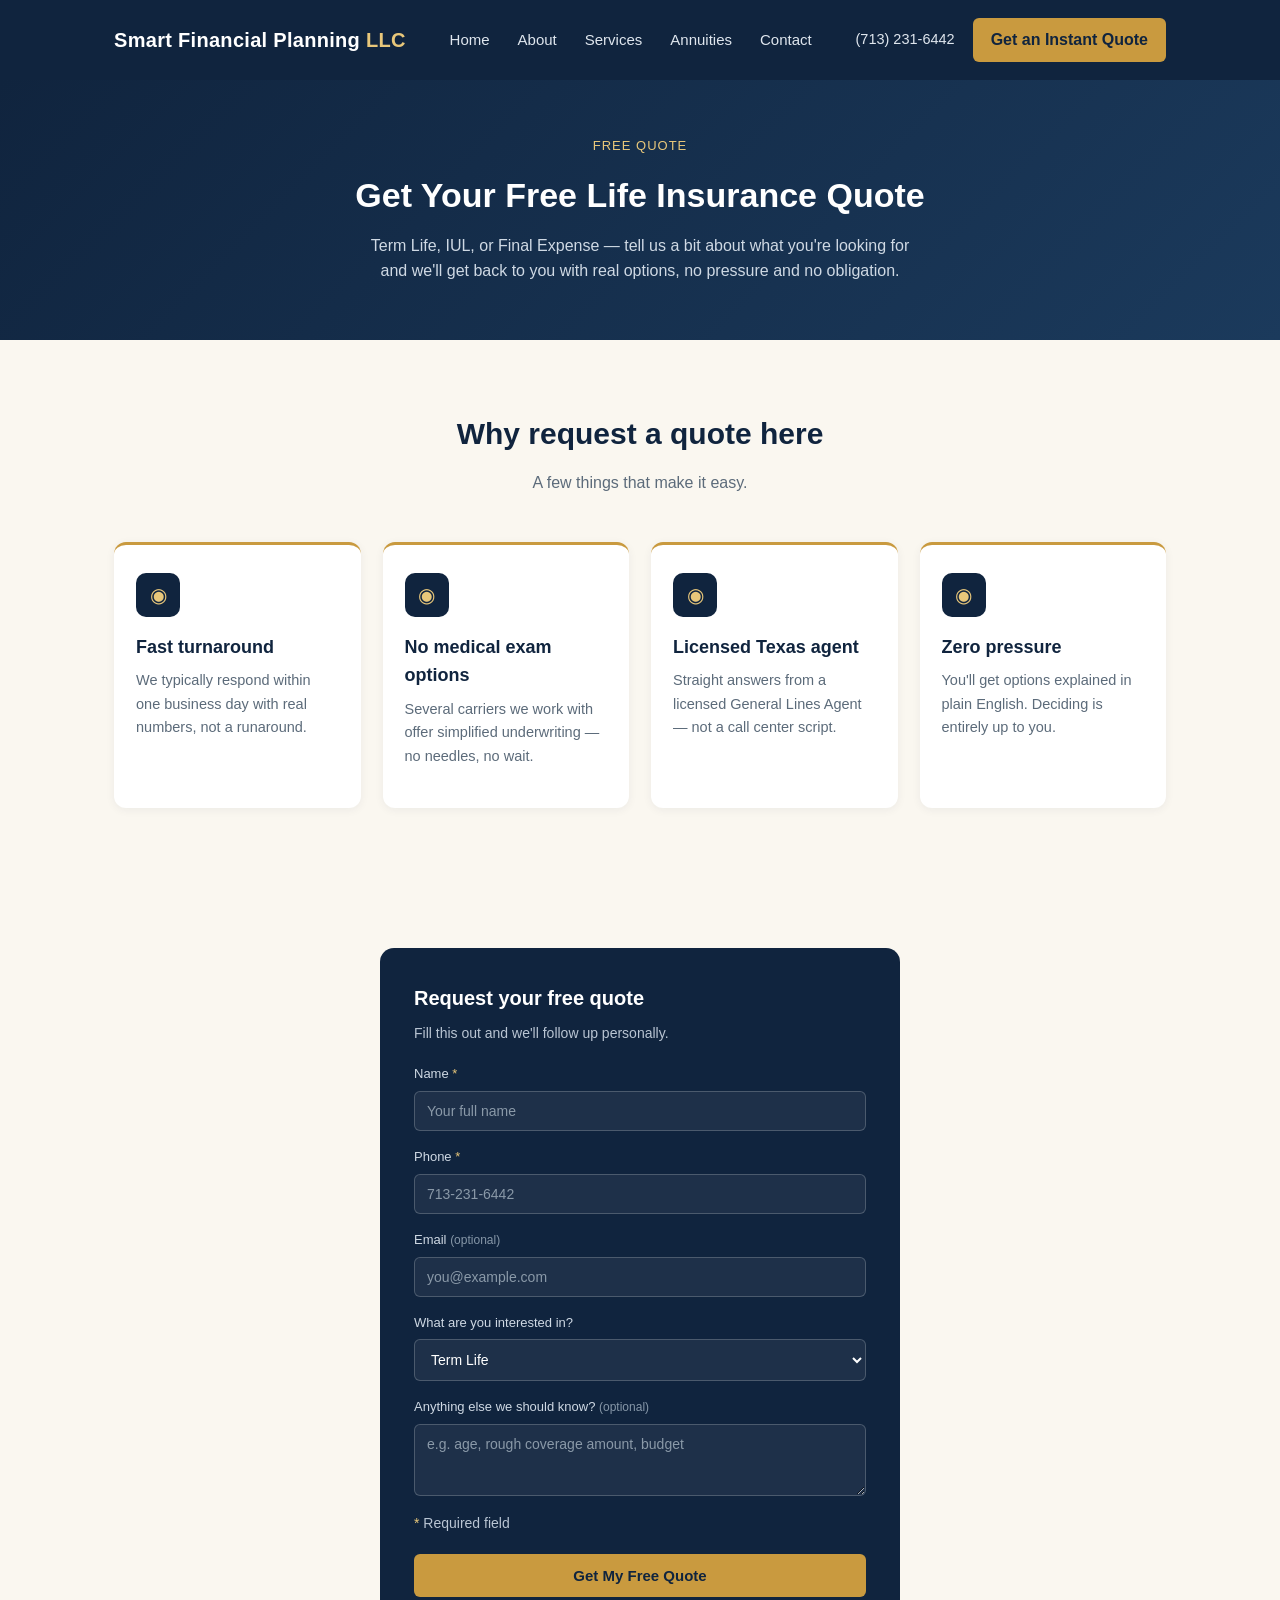
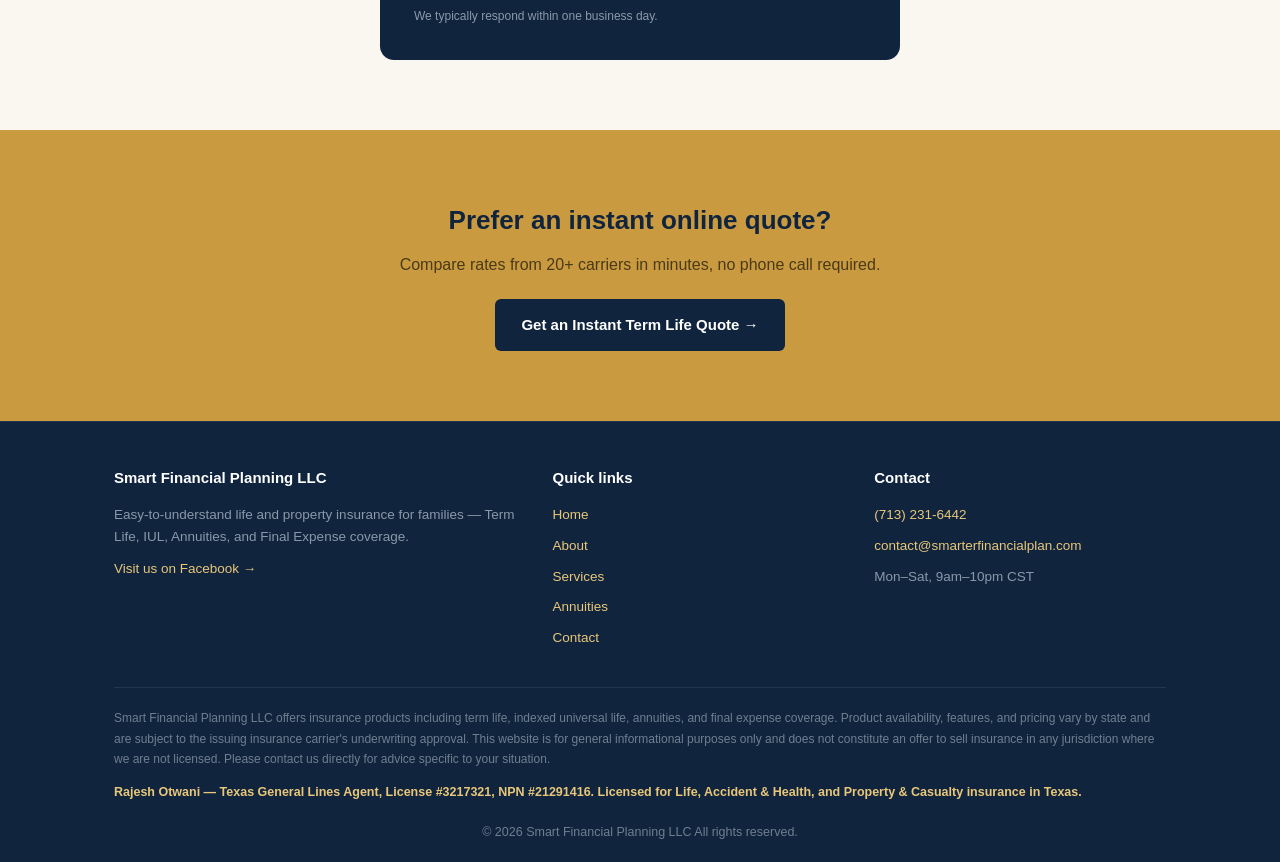
<file: life-quote.html>
<!DOCTYPE html>
<html lang="en">
<head>
<meta charset="UTF-8">
<meta name="viewport" content="width=device-width, initial-scale=1.0">
<title>Free Life Insurance Quote | Smart Financial Planning LLC</title>
<meta name="description" content="Get a free, no-obligation life insurance quote from a licensed Texas agent — Term Life, IUL, or Final Expense coverage.">
<link rel="stylesheet" href="styles.css?v=20261107">
<link rel="icon" href="favicon.svg" type="image/svg+xml">
</head>
<body>

<header>
  <div class="wrap">
    <div class="logo">Smart Financial Planning <span>LLC</span></div>
    <button class="menu-toggle" aria-label="Open menu" aria-expanded="false" aria-controls="site-nav"><span></span><span></span><span></span></button>
    <nav id="site-nav">
      <ul>
        <li><a href="index.html">Home</a></li>
        <li><a href="about.html">About</a></li>
        <li><a href="services.html">Services</a></li>
        <li><a href="annuities.html">Annuities</a></li>
        <li><a href="contact.html">Contact</a></li>
        <li class="nav-cta-mobile"><a href="https://app.back9ins.com/apply/SmartFinancialPlan" target="_blank" rel="noopener">Get an Instant Quote</a></li>
      </ul>
    </nav>
    <div class="header-right">
      <span class="header-phone">(713) 231-6442</span>
      <a href="https://app.back9ins.com/apply/SmartFinancialPlan" target="_blank" rel="noopener" class="nav-cta">Get an Instant Quote</a>
    </div>
  </div>
</header>

<section class="page-hero">
  <div class="wrap">
    <div class="breadcrumb">Free Quote</div>
    <h1>Get Your Free Life Insurance Quote</h1>
    <p>Term Life, IUL, or Final Expense — tell us a bit about what you're looking for and we'll get back to you with real options, no pressure and no obligation.</p>
  </div>
</section>

<section class="services">
  <div class="wrap">
    <h2 class="section-title">Why request a quote here</h2>
    <p class="section-sub">A few things that make it easy.</p>
    <div class="service-grid">
      <div class="service-card">
        <div class="icon">&#9673;</div>
        <h4>Fast turnaround</h4>
        <p>We typically respond within one business day with real numbers, not a runaround.</p>
      </div>
      <div class="service-card">
        <div class="icon">&#9673;</div>
        <h4>No medical exam options</h4>
        <p>Several carriers we work with offer simplified underwriting — no needles, no wait.</p>
      </div>
      <div class="service-card">
        <div class="icon">&#9673;</div>
        <h4>Licensed Texas agent</h4>
        <p>Straight answers from a licensed General Lines Agent — not a call center script.</p>
      </div>
      <div class="service-card">
        <div class="icon">&#9673;</div>
        <h4>Zero pressure</h4>
        <p>You'll get options explained in plain English. Deciding is entirely up to you.</p>
      </div>
    </div>
  </div>
</section>

<section class="contact" id="quote">
  <div class="wrap" style="display:flex; justify-content:center;">
    <div class="contact-form-card" style="max-width:520px; width:100%;">
      <form class="contact-form" id="quoteFunnelForm">
        <h3>Request your free quote</h3>
        <p>Fill this out and we'll follow up personally.</p>
        <input type="hidden" name="_subject" value="Life Quote Funnel Lead">
        <input type="text" name="_honey" style="display:none" tabindex="-1" autocomplete="off">
        <label>Name <span class="required">*</span></label>
        <input type="text" name="name" placeholder="Your full name" required>
        <label>Phone <span class="required">*</span></label>
        <input type="tel" name="phone" id="phoneInput" placeholder="713-231-6442" pattern="[0-9]{3}-[0-9]{3}-[0-9]{4}" title="Format: 713-231-6442" maxlength="12" inputmode="numeric" required>
        <label>Email <span class="optional">(optional)</span></label>
        <input type="email" name="email" placeholder="you@example.com">
        <label>What are you interested in?</label>
        <select name="coverage_interest" style="width:100%; padding:11px 12px; border-radius:6px; border:1px solid rgba(255,255,255,0.2); background:rgba(255,255,255,0.06); color:#fff; font-size:14px; margin-bottom:16px; font-family:inherit;">
          <option value="Term Life" style="color:#000;">Term Life</option>
          <option value="IUL" style="color:#000;">IUL (Indexed Universal Life)</option>
          <option value="Final Expense" style="color:#000;">Final Expense</option>
          <option value="Not sure yet" style="color:#000;">Not sure yet</option>
        </select>
        <label>Anything else we should know? <span class="optional">(optional)</span></label>
        <textarea name="message" rows="3" placeholder="e.g. age, rough coverage amount, budget"></textarea>
        <p class="form-required-note"><span class="required">*</span> Required field</p>
        <button type="submit">Get My Free Quote</button>
      </form>
      <p class="form-note" id="formNote">We typically respond within one business day.</p>
    </div>
  </div>
  <script>
    (function () {
      var form = document.getElementById('quoteFunnelForm');
      var note = document.getElementById('formNote');
      var phoneInput = document.getElementById('phoneInput');

      phoneInput.addEventListener('input', function () {
        var digits = phoneInput.value.replace(/\D/g, '').slice(0, 10);
        var formatted = digits;
        if (digits.length > 6) {
          formatted = digits.slice(0, 3) + '-' + digits.slice(3, 6) + '-' + digits.slice(6);
        } else if (digits.length > 3) {
          formatted = digits.slice(0, 3) + '-' + digits.slice(3);
        }
        phoneInput.value = formatted;
      });

      form.addEventListener('submit', function (e) {
        e.preventDefault();
        var btn = form.querySelector('button[type="submit"]');
        btn.disabled = true;
        btn.textContent = 'Sending...';
        note.textContent = '';
        fetch('https://formsubmit.co/ajax/ea917fa2f663a855d8cccf80db20ca9c', {
          method: 'POST',
          headers: { 'Accept': 'application/json' },
          body: new FormData(form)
        })
          .then(function (res) { return res.ok ? res.json() : Promise.reject(res); })
          .then(function () {
            window.location.href = 'life-quote-thankyou.html';
          })
          .catch(function () {
            btn.disabled = false;
            btn.textContent = 'Get My Free Quote';
            note.textContent = 'Something went wrong sending your request. Please call (713) 231-6442 or email contact@smarterfinancialplan.com directly.';
          });
      });
    })();
  </script>
</section>

<section class="cta-banner">
  <div class="wrap">
    <h2>Prefer an instant online quote?</h2>
    <p>Compare rates from 20+ carriers in minutes, no phone call required.</p>
    <a href="https://app.back9ins.com/apply/SmartFinancialPlan" target="_blank" rel="noopener" class="btn btn-primary">Get an Instant Term Life Quote &rarr;</a>
  </div>
</section>

<footer>
  <div class="wrap">
    <div class="footer-grid">
      <div class="footer-col">
        <h4>Smart Financial Planning LLC</h4>
        <p>Easy-to-understand life and property insurance for families — Term Life, IUL, Annuities, and Final Expense coverage.</p>
        <p><a href="https://www.facebook.com/profile.php?id=61590382359179" target="_blank" rel="noopener">Visit us on Facebook &rarr;</a></p>
      </div>
      <div class="footer-col">
        <h4>Quick links</h4>
        <ul>
          <li><a href="index.html">Home</a></li>
          <li><a href="about.html">About</a></li>
          <li><a href="services.html">Services</a></li>
          <li><a href="annuities.html">Annuities</a></li>
          <li><a href="contact.html">Contact</a></li>
        </ul>
      </div>
      <div class="footer-col">
        <h4>Contact</h4>
        <ul>
          <li><a href="tel:+17132316442">(713) 231-6442</a></li>
          <li><a href="mailto:contact@smarterfinancialplan.com">contact@smarterfinancialplan.com</a></li>
          <li>Mon&ndash;Sat, 9am&ndash;10pm CST</li>
        </ul>
      </div>
    </div>
    <div class="footer-disclosure">
      Smart Financial Planning LLC offers insurance products including term life, indexed universal life, annuities, and final expense coverage. Product availability, features, and pricing vary by state and are subject to the issuing insurance carrier's underwriting approval. This website is for general informational purposes only and does not constitute an offer to sell insurance in any jurisdiction where we are not licensed. Please contact us directly for advice specific to your situation.
    </div>
    <div class="footer-license">Rajesh Otwani &mdash; Texas General Lines Agent, License #3217321, NPN #21291416. Licensed for Life, Accident &amp; Health, and Property &amp; Casualty insurance in Texas.</div>
    <div class="footer-bottom">&copy; 2026 Smart Financial Planning LLC All rights reserved.</div>
  </div>
</footer>

<script src="menu.js?v=20261107"></script>
</body>
</html>
</file>
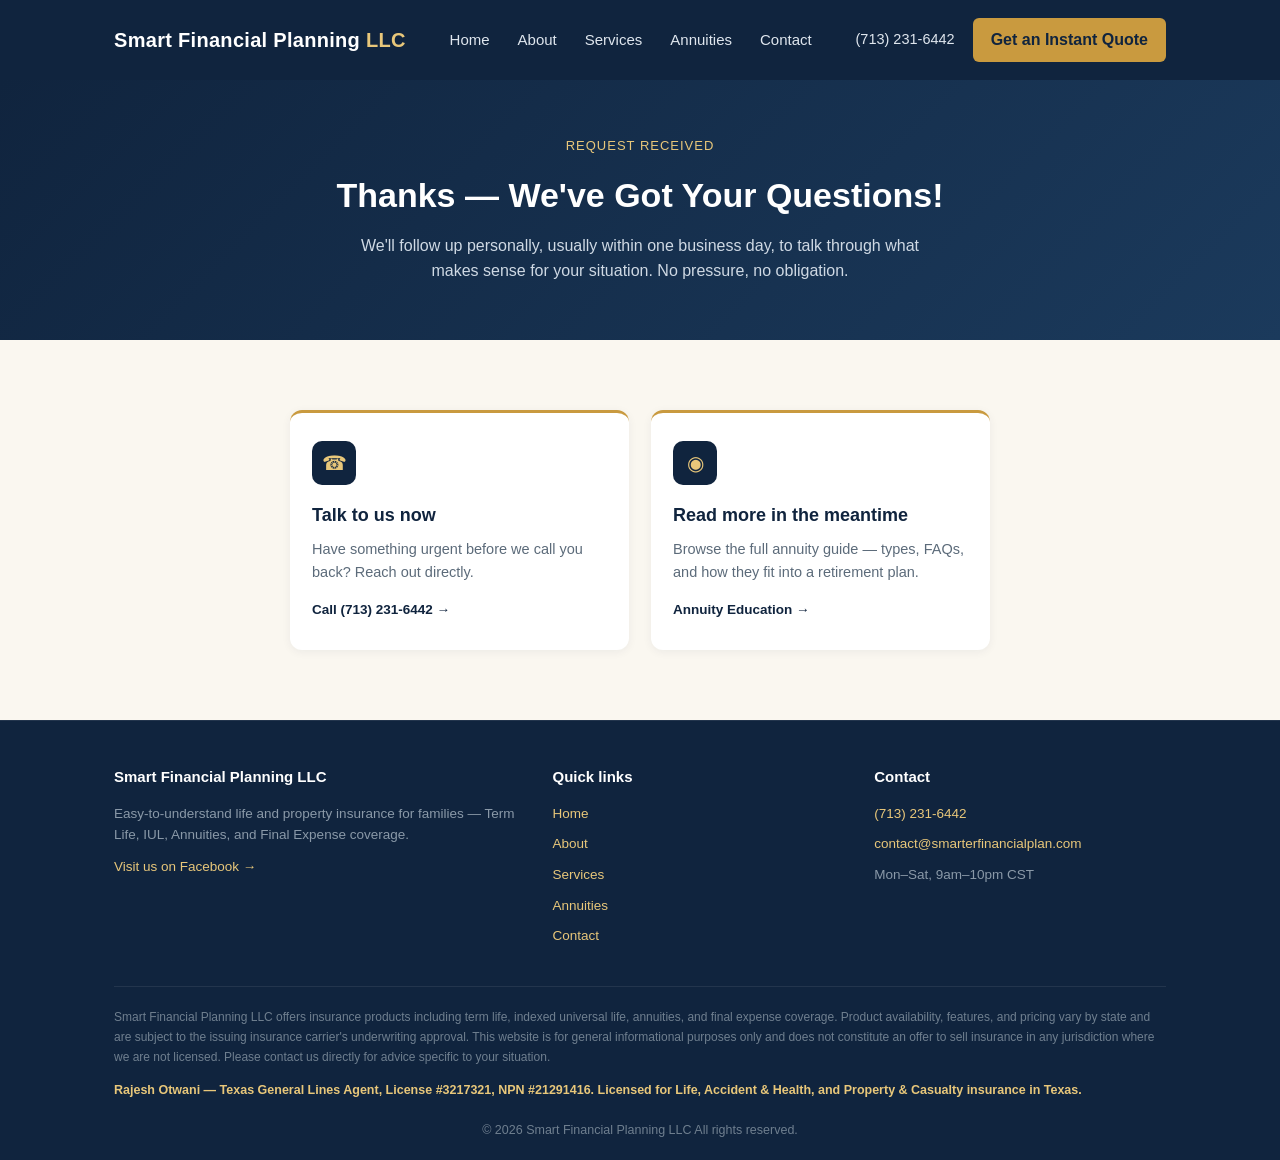
<file: retirement-readiness-thankyou.html>
<!DOCTYPE html>
<html lang="en">
<head>
<meta charset="UTF-8">
<meta name="viewport" content="width=device-width, initial-scale=1.0">
<title>Thank You | Smart Financial Planning LLC</title>
<meta name="robots" content="noindex">
<meta name="description" content="Thanks for reaching out about retirement income options — we'll be in touch shortly.">
<link rel="stylesheet" href="styles.css?v=20261107">
<link rel="icon" href="favicon.svg" type="image/svg+xml">
</head>
<body>

<header>
  <div class="wrap">
    <div class="logo">Smart Financial Planning <span>LLC</span></div>
    <button class="menu-toggle" aria-label="Open menu" aria-expanded="false" aria-controls="site-nav"><span></span><span></span><span></span></button>
    <nav id="site-nav">
      <ul>
        <li><a href="index.html">Home</a></li>
        <li><a href="about.html">About</a></li>
        <li><a href="services.html">Services</a></li>
        <li><a href="annuities.html">Annuities</a></li>
        <li><a href="contact.html">Contact</a></li>
        <li class="nav-cta-mobile"><a href="https://app.back9ins.com/apply/SmartFinancialPlan" target="_blank" rel="noopener">Get an Instant Quote</a></li>
      </ul>
    </nav>
    <div class="header-right">
      <span class="header-phone">(713) 231-6442</span>
      <a href="https://app.back9ins.com/apply/SmartFinancialPlan" target="_blank" rel="noopener" class="nav-cta">Get an Instant Quote</a>
    </div>
  </div>
</header>

<section class="page-hero">
  <div class="wrap">
    <div class="breadcrumb">Request Received</div>
    <h1>Thanks — We've Got Your Questions!</h1>
    <p>We'll follow up personally, usually within one business day, to talk through what makes sense for your situation. No pressure, no obligation.</p>
  </div>
</section>

<section class="services">
  <div class="wrap">
    <div class="service-grid" style="grid-template-columns: repeat(2, 1fr); max-width:700px; margin:0 auto;">
      <div class="service-card">
        <div class="icon">&#9742;</div>
        <h4>Talk to us now</h4>
        <p>Have something urgent before we call you back? Reach out directly.</p>
        <a class="learn" href="tel:+17132316442">Call (713) 231-6442 &rarr;</a>
      </div>
      <div class="service-card">
        <div class="icon">&#9673;</div>
        <h4>Read more in the meantime</h4>
        <p>Browse the full annuity guide — types, FAQs, and how they fit into a retirement plan.</p>
        <a class="learn" href="annuities.html">Annuity Education &rarr;</a>
      </div>
    </div>
  </div>
</section>

<footer>
  <div class="wrap">
    <div class="footer-grid">
      <div class="footer-col">
        <h4>Smart Financial Planning LLC</h4>
        <p>Easy-to-understand life and property insurance for families — Term Life, IUL, Annuities, and Final Expense coverage.</p>
        <p><a href="https://www.facebook.com/profile.php?id=61590382359179" target="_blank" rel="noopener">Visit us on Facebook &rarr;</a></p>
      </div>
      <div class="footer-col">
        <h4>Quick links</h4>
        <ul>
          <li><a href="index.html">Home</a></li>
          <li><a href="about.html">About</a></li>
          <li><a href="services.html">Services</a></li>
          <li><a href="annuities.html">Annuities</a></li>
          <li><a href="contact.html">Contact</a></li>
        </ul>
      </div>
      <div class="footer-col">
        <h4>Contact</h4>
        <ul>
          <li><a href="tel:+17132316442">(713) 231-6442</a></li>
          <li><a href="mailto:contact@smarterfinancialplan.com">contact@smarterfinancialplan.com</a></li>
          <li>Mon&ndash;Sat, 9am&ndash;10pm CST</li>
        </ul>
      </div>
    </div>
    <div class="footer-disclosure">
      Smart Financial Planning LLC offers insurance products including term life, indexed universal life, annuities, and final expense coverage. Product availability, features, and pricing vary by state and are subject to the issuing insurance carrier's underwriting approval. This website is for general informational purposes only and does not constitute an offer to sell insurance in any jurisdiction where we are not licensed. Please contact us directly for advice specific to your situation.
    </div>
    <div class="footer-license">Rajesh Otwani &mdash; Texas General Lines Agent, License #3217321, NPN #21291416. Licensed for Life, Accident &amp; Health, and Property &amp; Casualty insurance in Texas.</div>
    <div class="footer-bottom">&copy; 2026 Smart Financial Planning LLC All rights reserved.</div>
  </div>
</footer>

<script src="menu.js?v=20261107"></script>
</body>
</html>
</file>
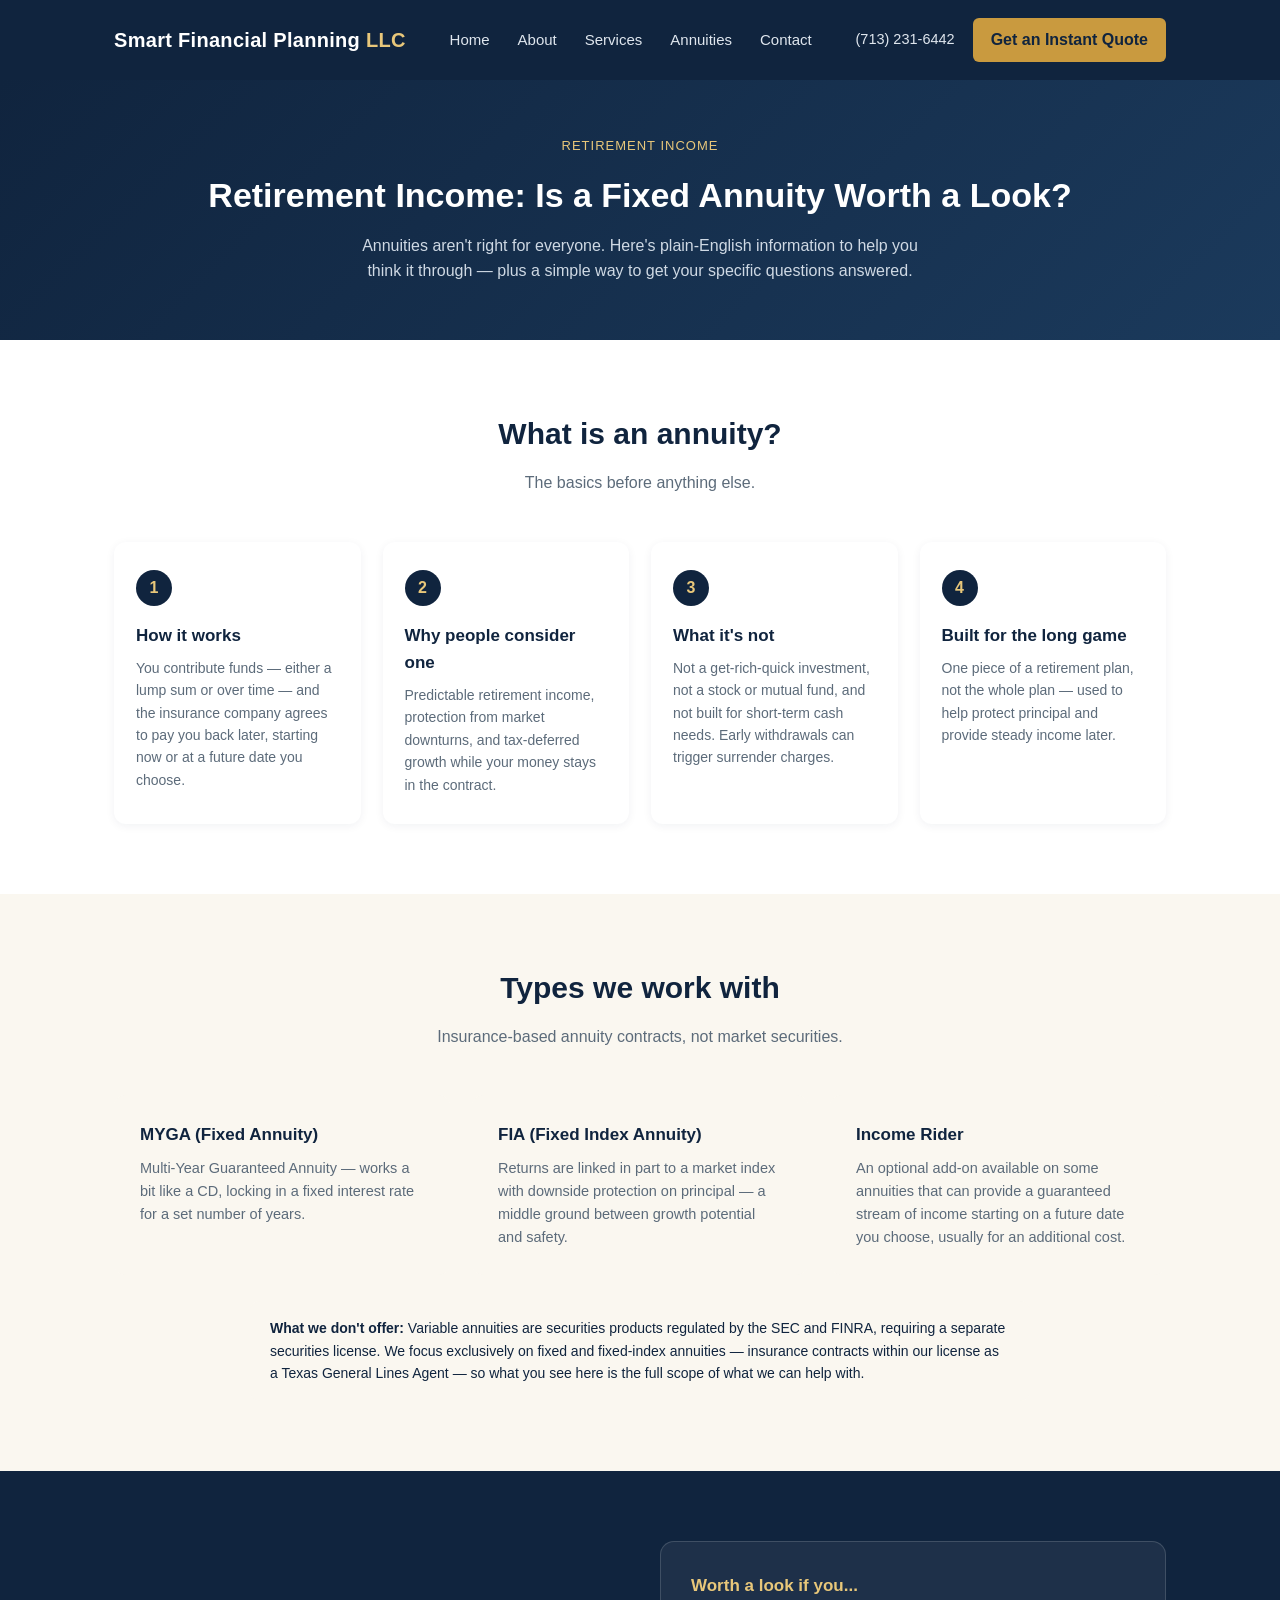
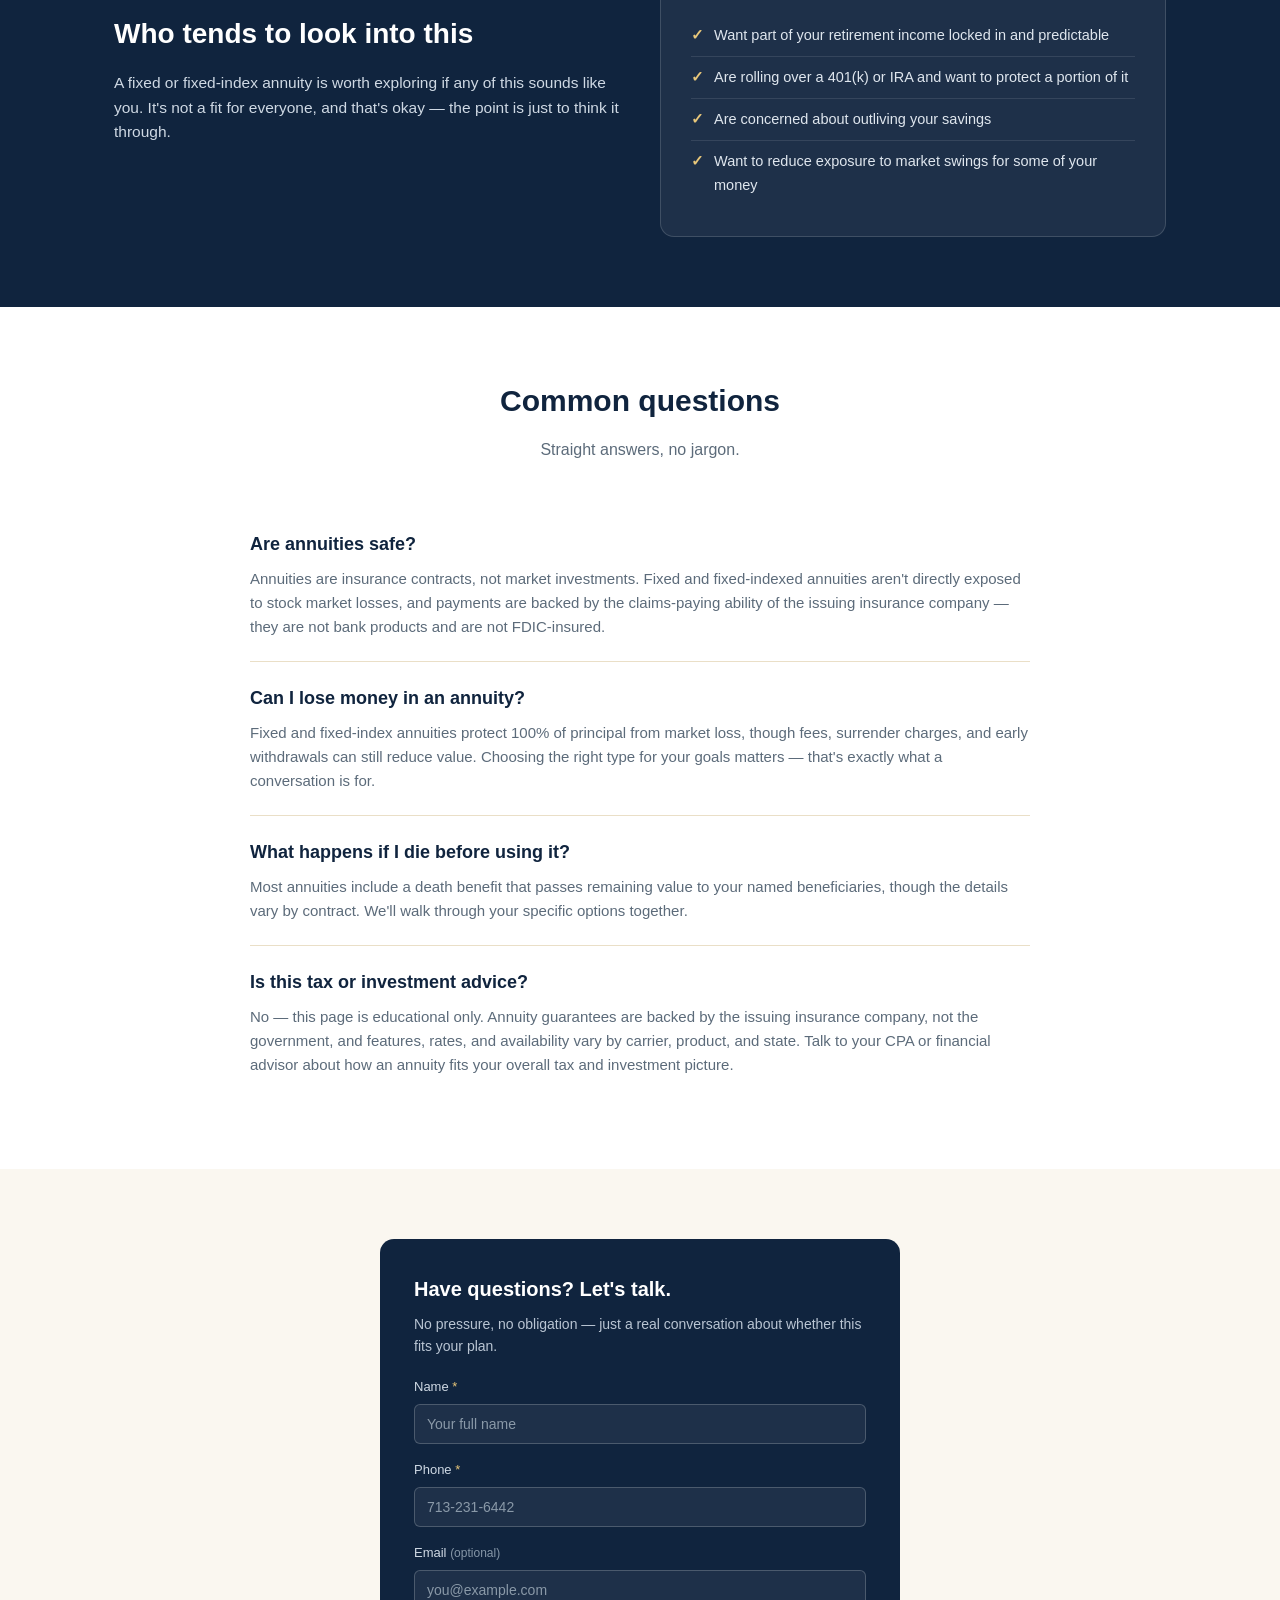
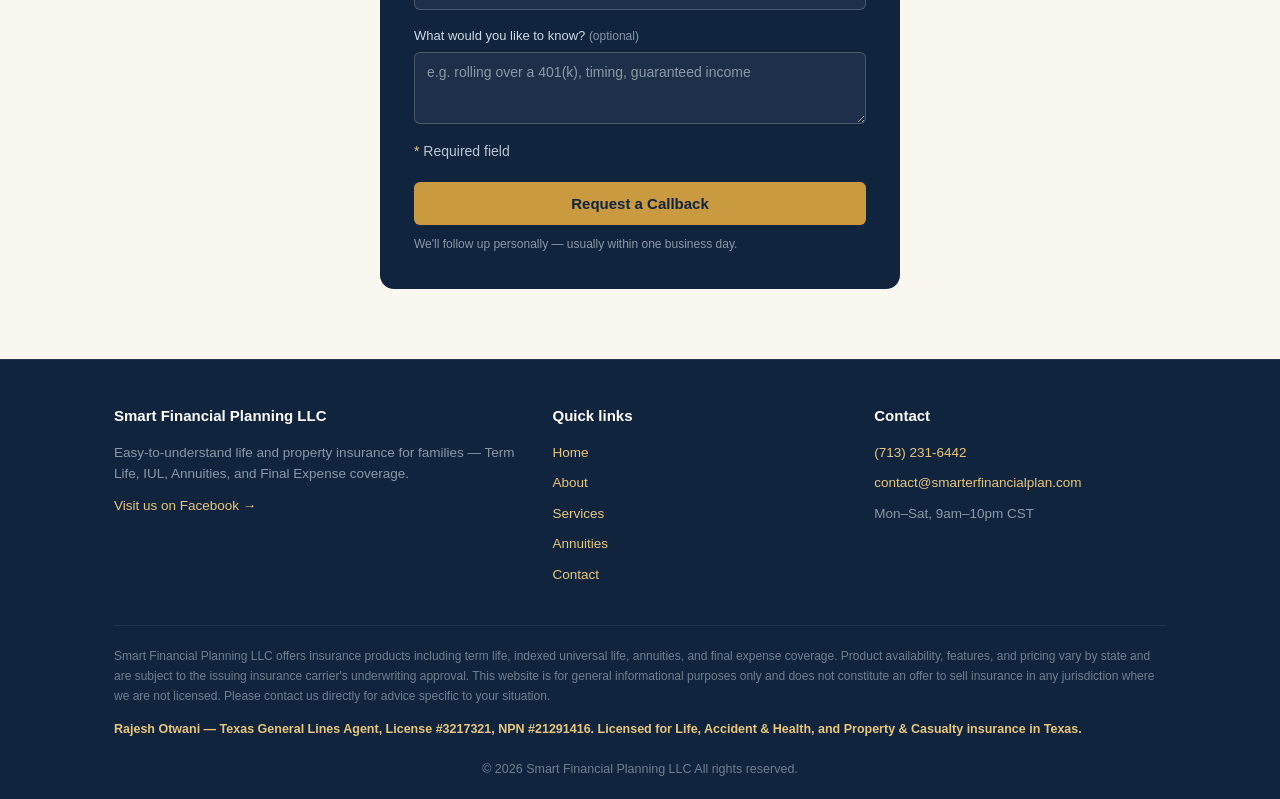
<file: retirement-readiness.html>
<!DOCTYPE html>
<html lang="en">
<head>
<meta charset="UTF-8">
<meta name="viewport" content="width=device-width, initial-scale=1.0">
<title>Retirement Income: Is a Fixed Annuity Worth a Look? | Smart Financial Planning LLC</title>
<meta name="description" content="Plain-English information on fixed and fixed-index annuities to help you think through retirement income — plus a simple way to get your questions answered.">
<link rel="stylesheet" href="styles.css?v=20261107">
<link rel="icon" href="favicon.svg" type="image/svg+xml">
</head>
<body>

<header>
  <div class="wrap">
    <div class="logo">Smart Financial Planning <span>LLC</span></div>
    <button class="menu-toggle" aria-label="Open menu" aria-expanded="false" aria-controls="site-nav"><span></span><span></span><span></span></button>
    <nav id="site-nav">
      <ul>
        <li><a href="index.html">Home</a></li>
        <li><a href="about.html">About</a></li>
        <li><a href="services.html">Services</a></li>
        <li><a href="annuities.html">Annuities</a></li>
        <li><a href="contact.html">Contact</a></li>
        <li class="nav-cta-mobile"><a href="https://app.back9ins.com/apply/SmartFinancialPlan" target="_blank" rel="noopener">Get an Instant Quote</a></li>
      </ul>
    </nav>
    <div class="header-right">
      <span class="header-phone">(713) 231-6442</span>
      <a href="https://app.back9ins.com/apply/SmartFinancialPlan" target="_blank" rel="noopener" class="nav-cta">Get an Instant Quote</a>
    </div>
  </div>
</header>

<section class="page-hero">
  <div class="wrap">
    <div class="breadcrumb">Retirement Income</div>
    <h1>Retirement Income: Is a Fixed Annuity Worth a Look?</h1>
    <p>Annuities aren't right for everyone. Here's plain-English information to help you think it through — plus a simple way to get your specific questions answered.</p>
  </div>
</section>

<section id="what-is">
  <div class="wrap">
    <h2 class="section-title">What is an annuity?</h2>
    <p class="section-sub">The basics before anything else.</p>
    <div class="process-grid">
      <div class="process-step">
        <div class="num">1</div>
        <h4>How it works</h4>
        <p>You contribute funds — either a lump sum or over time — and the insurance company agrees to pay you back later, starting now or at a future date you choose.</p>
      </div>
      <div class="process-step">
        <div class="num">2</div>
        <h4>Why people consider one</h4>
        <p>Predictable retirement income, protection from market downturns, and tax-deferred growth while your money stays in the contract.</p>
      </div>
      <div class="process-step">
        <div class="num">3</div>
        <h4>What it's not</h4>
        <p>Not a get-rich-quick investment, not a stock or mutual fund, and not built for short-term cash needs. Early withdrawals can trigger surrender charges.</p>
      </div>
      <div class="process-step">
        <div class="num">4</div>
        <h4>Built for the long game</h4>
        <p>One piece of a retirement plan, not the whole plan — used to help protect principal and provide steady income later.</p>
      </div>
    </div>
  </div>
</section>

<section class="services">
  <div class="wrap">
    <h2 class="section-title">Types we work with</h2>
    <p class="section-sub">Insurance-based annuity contracts, not market securities.</p>
    <div class="values-grid">
      <div class="value-card">
        <h4>MYGA (Fixed Annuity)</h4>
        <p>Multi-Year Guaranteed Annuity — works a bit like a CD, locking in a fixed interest rate for a set number of years.</p>
      </div>
      <div class="value-card">
        <h4>FIA (Fixed Index Annuity)</h4>
        <p>Returns are linked in part to a market index with downside protection on principal — a middle ground between growth potential and safety.</p>
      </div>
      <div class="value-card">
        <h4>Income Rider</h4>
        <p>An optional add-on available on some annuities that can provide a guaranteed stream of income starting on a future date you choose, usually for an additional cost.</p>
      </div>
    </div>
    <div class="who-for" style="max-width:780px; margin:26px auto 0;">
      <strong>What we don't offer:</strong> Variable annuities are securities products regulated by the SEC and FINRA, requiring a separate securities license. We focus exclusively on fixed and fixed-index annuities — insurance contracts within our license as a Texas General Lines Agent — so what you see here is the full scope of what we can help with.
    </div>
  </div>
</section>

<section class="lead-magnet">
  <div class="wrap">
    <div>
      <h2>Who tends to look into this</h2>
      <p>A fixed or fixed-index annuity is worth exploring if any of this sounds like you. It's not a fit for everyone, and that's okay — the point is just to think it through.</p>
    </div>
    <div class="checklist-card">
      <h3>Worth a look if you...</h3>
      <ul>
        <li>Want part of your retirement income locked in and predictable</li>
        <li>Are rolling over a 401(k) or IRA and want to protect a portion of it</li>
        <li>Are concerned about outliving your savings</li>
        <li>Want to reduce exposure to market swings for some of your money</li>
      </ul>
    </div>
  </div>
</section>

<section id="faq">
  <div class="wrap">
    <h2 class="section-title">Common questions</h2>
    <p class="section-sub">Straight answers, no jargon.</p>
    <div class="faq-simple">
      <div class="faq-simple-item">
        <h4>Are annuities safe?</h4>
        <p>Annuities are insurance contracts, not market investments. Fixed and fixed-indexed annuities aren't directly exposed to stock market losses, and payments are backed by the claims-paying ability of the issuing insurance company — they are not bank products and are not FDIC-insured.</p>
      </div>
      <div class="faq-simple-item">
        <h4>Can I lose money in an annuity?</h4>
        <p>Fixed and fixed-index annuities protect 100% of principal from market loss, though fees, surrender charges, and early withdrawals can still reduce value. Choosing the right type for your goals matters — that's exactly what a conversation is for.</p>
      </div>
      <div class="faq-simple-item">
        <h4>What happens if I die before using it?</h4>
        <p>Most annuities include a death benefit that passes remaining value to your named beneficiaries, though the details vary by contract. We'll walk through your specific options together.</p>
      </div>
      <div class="faq-simple-item">
        <h4>Is this tax or investment advice?</h4>
        <p>No — this page is educational only. Annuity guarantees are backed by the issuing insurance company, not the government, and features, rates, and availability vary by carrier, product, and state. Talk to your CPA or financial advisor about how an annuity fits your overall tax and investment picture.</p>
      </div>
    </div>
  </div>
</section>

<section class="contact" id="questions">
  <div class="wrap" style="display:flex; justify-content:center;">
    <div class="contact-form-card" style="max-width:520px; width:100%;">
      <form class="contact-form" id="retirementFunnelForm">
        <h3>Have questions? Let's talk.</h3>
        <p>No pressure, no obligation — just a real conversation about whether this fits your plan.</p>
        <input type="hidden" name="_subject" value="Retirement Readiness Funnel Lead">
        <input type="text" name="_honey" style="display:none" tabindex="-1" autocomplete="off">
        <label>Name <span class="required">*</span></label>
        <input type="text" name="name" placeholder="Your full name" required>
        <label>Phone <span class="required">*</span></label>
        <input type="tel" name="phone" id="phoneInput" placeholder="713-231-6442" pattern="[0-9]{3}-[0-9]{3}-[0-9]{4}" title="Format: 713-231-6442" maxlength="12" inputmode="numeric" required>
        <label>Email <span class="optional">(optional)</span></label>
        <input type="email" name="email" placeholder="you@example.com">
        <label>What would you like to know? <span class="optional">(optional)</span></label>
        <textarea name="message" rows="3" placeholder="e.g. rolling over a 401(k), timing, guaranteed income"></textarea>
        <p class="form-required-note"><span class="required">*</span> Required field</p>
        <button type="submit">Request a Callback</button>
      </form>
      <p class="form-note" id="formNote">We'll follow up personally — usually within one business day.</p>
    </div>
  </div>
  <script>
    (function () {
      var form = document.getElementById('retirementFunnelForm');
      var note = document.getElementById('formNote');
      var phoneInput = document.getElementById('phoneInput');

      phoneInput.addEventListener('input', function () {
        var digits = phoneInput.value.replace(/\D/g, '').slice(0, 10);
        var formatted = digits;
        if (digits.length > 6) {
          formatted = digits.slice(0, 3) + '-' + digits.slice(3, 6) + '-' + digits.slice(6);
        } else if (digits.length > 3) {
          formatted = digits.slice(0, 3) + '-' + digits.slice(3);
        }
        phoneInput.value = formatted;
      });

      form.addEventListener('submit', function (e) {
        e.preventDefault();
        var btn = form.querySelector('button[type="submit"]');
        btn.disabled = true;
        btn.textContent = 'Sending...';
        note.textContent = '';
        fetch('https://formsubmit.co/ajax/ea917fa2f663a855d8cccf80db20ca9c', {
          method: 'POST',
          headers: { 'Accept': 'application/json' },
          body: new FormData(form)
        })
          .then(function (res) { return res.ok ? res.json() : Promise.reject(res); })
          .then(function () {
            window.location.href = 'retirement-readiness-thankyou.html';
          })
          .catch(function () {
            btn.disabled = false;
            btn.textContent = 'Request a Callback';
            note.textContent = 'Something went wrong sending your request. Please call (713) 231-6442 or email contact@smarterfinancialplan.com directly.';
          });
      });
    })();
  </script>
</section>

<footer>
  <div class="wrap">
    <div class="footer-grid">
      <div class="footer-col">
        <h4>Smart Financial Planning LLC</h4>
        <p>Easy-to-understand life and property insurance for families — Term Life, IUL, Annuities, and Final Expense coverage.</p>
        <p><a href="https://www.facebook.com/profile.php?id=61590382359179" target="_blank" rel="noopener">Visit us on Facebook &rarr;</a></p>
      </div>
      <div class="footer-col">
        <h4>Quick links</h4>
        <ul>
          <li><a href="index.html">Home</a></li>
          <li><a href="about.html">About</a></li>
          <li><a href="services.html">Services</a></li>
          <li><a href="annuities.html">Annuities</a></li>
          <li><a href="contact.html">Contact</a></li>
        </ul>
      </div>
      <div class="footer-col">
        <h4>Contact</h4>
        <ul>
          <li><a href="tel:+17132316442">(713) 231-6442</a></li>
          <li><a href="mailto:contact@smarterfinancialplan.com">contact@smarterfinancialplan.com</a></li>
          <li>Mon&ndash;Sat, 9am&ndash;10pm CST</li>
        </ul>
      </div>
    </div>
    <div class="footer-disclosure">
      Smart Financial Planning LLC offers insurance products including term life, indexed universal life, annuities, and final expense coverage. Product availability, features, and pricing vary by state and are subject to the issuing insurance carrier's underwriting approval. This website is for general informational purposes only and does not constitute an offer to sell insurance in any jurisdiction where we are not licensed. Please contact us directly for advice specific to your situation.
    </div>
    <div class="footer-license">Rajesh Otwani &mdash; Texas General Lines Agent, License #3217321, NPN #21291416. Licensed for Life, Accident &amp; Health, and Property &amp; Casualty insurance in Texas.</div>
    <div class="footer-bottom">&copy; 2026 Smart Financial Planning LLC All rights reserved.</div>
  </div>
</footer>

<script src="menu.js?v=20261107"></script>
</body>
</html>
</file>
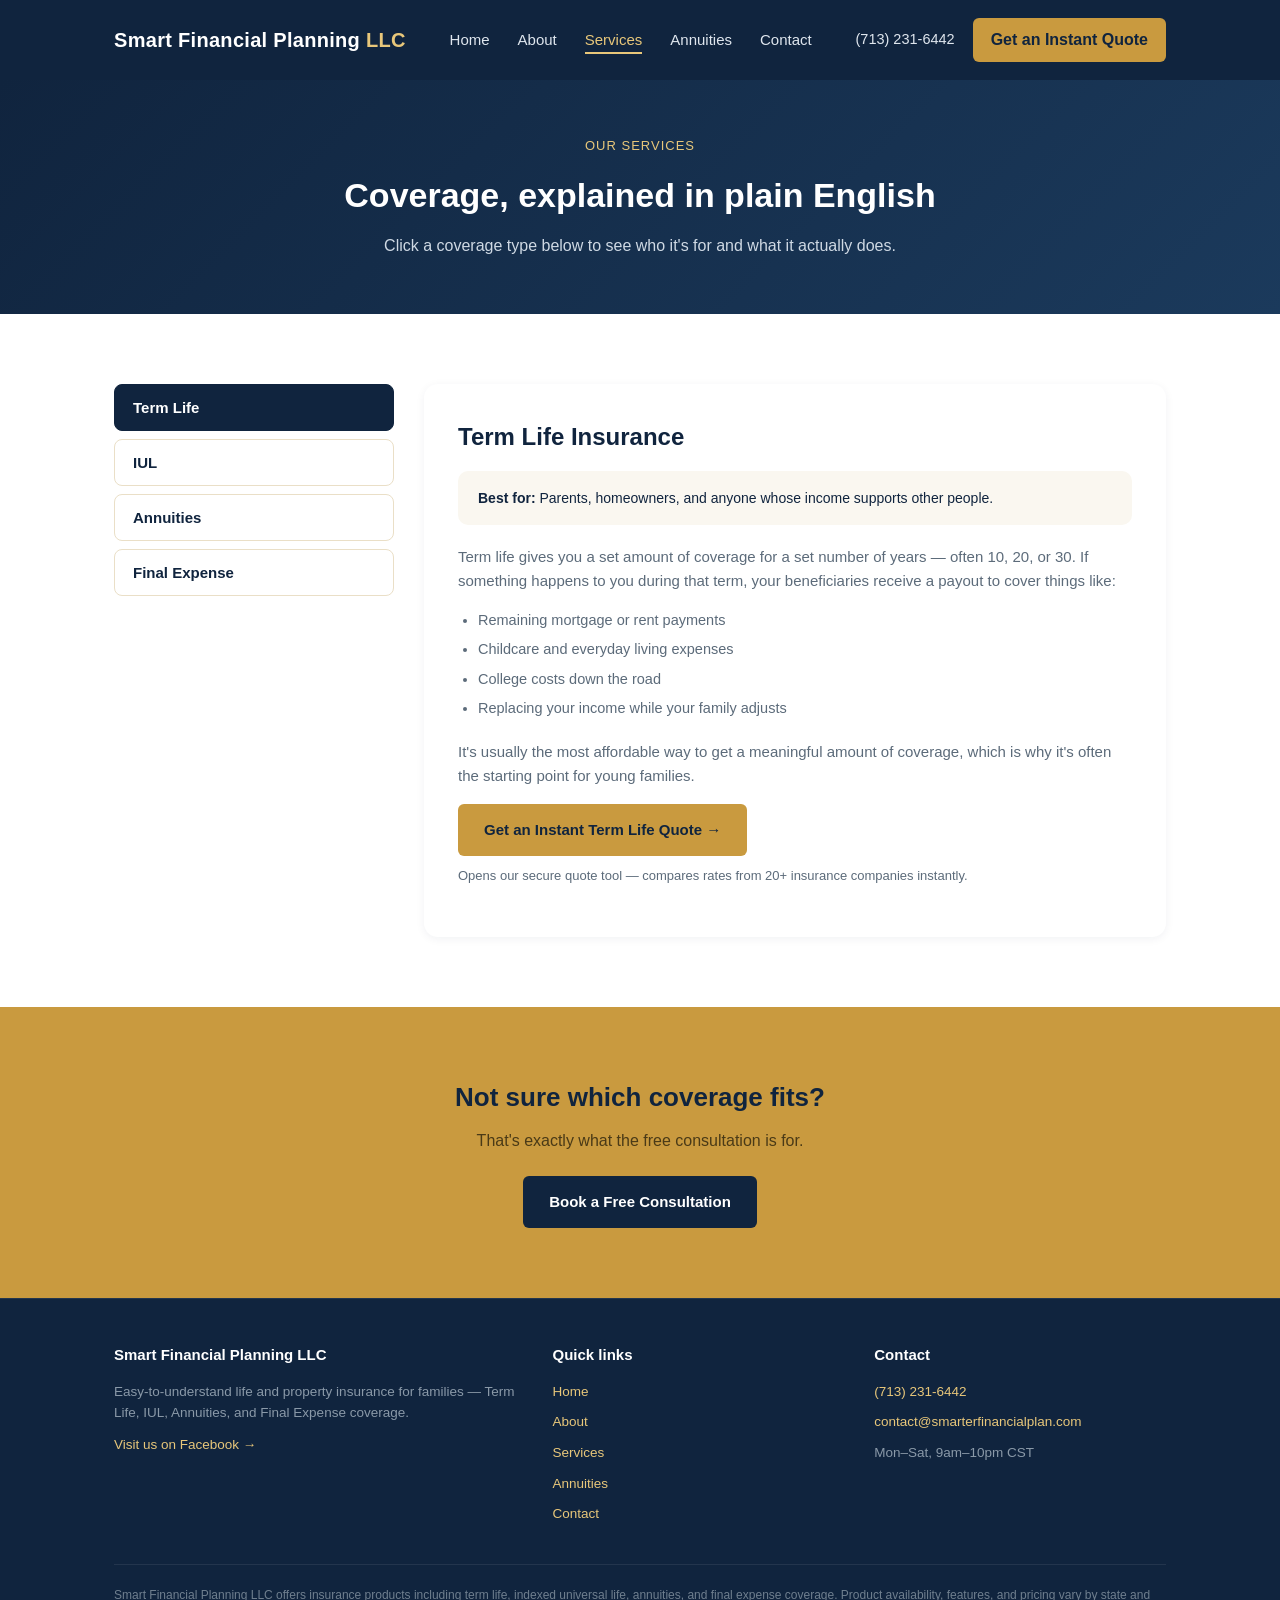
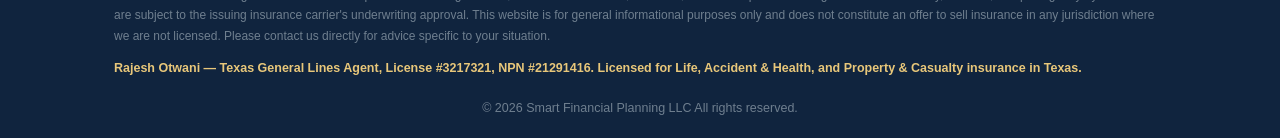
<file: services.html>
<!DOCTYPE html>
<html lang="en">
<head>
<meta charset="UTF-8">
<meta name="viewport" content="width=device-width, initial-scale=1.0">
<title>Our Services | Smart Financial Planning LLC</title>
<meta name="description" content="Term Life, IUL, Annuities, and Final Expense coverage from Smart Financial Planning LLC — explained in plain English.">
<link rel="stylesheet" href="styles.css?v=20261107">
<link rel="icon" href="favicon.svg" type="image/svg+xml">
</head>
<body>

<header>
  <div class="wrap">
    <div class="logo">Smart Financial Planning <span>LLC</span></div>
    <button class="menu-toggle" aria-label="Open menu" aria-expanded="false" aria-controls="site-nav"><span></span><span></span><span></span></button>
    <nav id="site-nav">
      <ul>
        <li><a href="index.html">Home</a></li>
        <li><a href="about.html">About</a></li>
        <li><a href="services.html" class="active">Services</a></li>
        <li><a href="annuities.html">Annuities</a></li>
        <li><a href="contact.html">Contact</a></li>
        <li class="nav-cta-mobile"><a href="https://app.back9ins.com/apply/SmartFinancialPlan" target="_blank" rel="noopener">Get an Instant Quote</a></li>
      </ul>
    </nav>
    <div class="header-right">
      <span class="header-phone">(713) 231-6442</span>
      <a href="https://app.back9ins.com/apply/SmartFinancialPlan" target="_blank" rel="noopener" class="nav-cta">Get an Instant Quote</a>
    </div>
  </div>
</header>

<section class="page-hero">
  <div class="wrap">
    <div class="breadcrumb">Our Services</div>
    <h1>Coverage, explained in plain English</h1>
    <p>Click a coverage type below to see who it's for and what it actually does.</p>
  </div>
</section>

<section>
  <div class="wrap">
    <div class="tabs-layout">
      <ul class="tab-list">
        <li><button class="tab-btn active" data-tab="term">Term Life</button></li>
        <li><button class="tab-btn" data-tab="iul">IUL</button></li>
        <li><button class="tab-btn" data-tab="annuities">Annuities</button></li>
        <li><button class="tab-btn" data-tab="final-expense">Final Expense</button></li>
      </ul>

      <div>
        <div class="tab-panel active" id="term">
          <h3>Term Life Insurance</h3>
          <div class="who-for"><strong>Best for:</strong> Parents, homeowners, and anyone whose income supports other people.</div>
          <p>Term life gives you a set amount of coverage for a set number of years — often 10, 20, or 30. If something happens to you during that term, your beneficiaries receive a payout to cover things like:</p>
          <ul>
            <li>Remaining mortgage or rent payments</li>
            <li>Childcare and everyday living expenses</li>
            <li>College costs down the road</li>
            <li>Replacing your income while your family adjusts</li>
          </ul>
          <p>It's usually the most affordable way to get a meaningful amount of coverage, which is why it's often the starting point for young families.</p>
          <a href="https://app.back9ins.com/apply/SmartFinancialPlan" target="_blank" rel="noopener" class="btn btn-primary">Get an Instant Term Life Quote &rarr;</a>
          <p style="font-size:13px; color:var(--text-muted); margin-top:10px;">Opens our secure quote tool &mdash; compares rates from 20+ insurance companies instantly.</p>
        </div>

        <div class="tab-panel" id="iul">
          <h3>Indexed Universal Life (IUL)</h3>
          <div class="who-for"><strong>Best for:</strong> People who want lifelong coverage plus the potential to build cash value over time.</div>
          <p>IUL is permanent life insurance — it doesn't expire like term coverage — with a cash value component that can grow based in part on the performance of a market index, without directly investing in the market.</p>
          <ul>
            <li>Coverage that lasts your entire life, not just a set term</li>
            <li>Cash value you may be able to borrow against later</li>
            <li>Downside protection built into most policies</li>
            <li>Flexibility to adjust premiums as your situation changes</li>
          </ul>
          <p>It's a more involved product than term life, so we'll walk through the specifics together to see if it fits your goals.</p>
          <a href="contact.html" class="btn btn-primary">Ask About IUL</a>
        </div>

        <div class="tab-panel" id="annuities">
          <h3>Annuities</h3>
          <div class="who-for"><strong>Best for:</strong> Anyone thinking about turning savings into predictable retirement income.</div>
          <p>An annuity is a contract with an insurance company: you contribute funds now (either a lump sum or over time), and in return you receive a steady stream of income later — often for the rest of your life.</p>
          <ul>
            <li>Predictable income you can't outlive, depending on the annuity type</li>
            <li>Options to start payments now or defer them to later in retirement</li>
            <li>Can complement Social Security and other retirement income</li>
          </ul>
          <p>We'll help you understand the different types and whether one fits into your broader retirement picture.</p>
          <a href="annuities.html" class="btn btn-primary">Learn About Annuity Types &rarr;</a>
          <a href="contact.html" class="btn" style="margin-left:10px; background:transparent; border:1.5px solid var(--navy); color:var(--navy);">Talk Through Annuity Options</a>
        </div>

        <div class="tab-panel" id="final-expense">
          <h3>Final Expense Coverage</h3>
          <div class="who-for"><strong>Best for:</strong> Anyone who wants to make sure end-of-life costs don't fall on their family.</div>
          <p>Final expense policies are smaller, simplified life insurance policies designed specifically to cover costs like funeral and burial expenses, outstanding medical bills, or other final costs — so your loved ones aren't left scrambling.</p>
          <ul>
            <li>Smaller coverage amounts, usually easier to qualify for</li>
            <li>Simplified underwriting — often no medical exam required</li>
            <li>Fixed premiums that typically don't increase</li>
          </ul>
          <p>It's a straightforward way to take one worry off your family's plate.</p>
          <a href="contact.html" class="btn btn-primary">Get a Final Expense Quote</a>
        </div>
      </div>
    </div>
  </div>
</section>

<section class="cta-banner">
  <div class="wrap">
    <h2>Not sure which coverage fits?</h2>
    <p>That's exactly what the free consultation is for.</p>
    <a href="contact.html" class="btn btn-primary">Book a Free Consultation</a>
  </div>
</section>

<footer>
  <div class="wrap">
    <div class="footer-grid">
      <div class="footer-col">
        <h4>Smart Financial Planning LLC</h4>
        <p>Easy-to-understand life and property insurance for families — Term Life, IUL, Annuities, and Final Expense coverage.</p>
        <p><a href="https://www.facebook.com/profile.php?id=61590382359179" target="_blank" rel="noopener">Visit us on Facebook &rarr;</a></p>
      </div>
      <div class="footer-col">
        <h4>Quick links</h4>
        <ul>
          <li><a href="index.html">Home</a></li>
          <li><a href="about.html">About</a></li>
          <li><a href="services.html">Services</a></li>
          <li><a href="annuities.html">Annuities</a></li>
          <li><a href="contact.html">Contact</a></li>
        </ul>
      </div>
      <div class="footer-col">
        <h4>Contact</h4>
        <ul>
          <li><a href="tel:+17132316442">(713) 231-6442</a></li>
          <li><a href="mailto:contact@smarterfinancialplan.com">contact@smarterfinancialplan.com</a></li>
          <li>Mon&ndash;Sat, 9am&ndash;10pm CST</li>
        </ul>
      </div>
    </div>
    <div class="footer-disclosure">
      Smart Financial Planning LLC offers insurance products including term life, indexed universal life, annuities, and final expense coverage. Product availability, features, and pricing vary by state and are subject to the issuing insurance carrier's underwriting approval. This website is for general informational purposes only and does not constitute an offer to sell insurance in any jurisdiction where we are not licensed. Please contact us directly for advice specific to your situation.
    </div>
    <div class="footer-license">Rajesh Otwani &mdash; Texas General Lines Agent, License #3217321, NPN #21291416. Licensed for Life, Accident &amp; Health, and Property &amp; Casualty insurance in Texas.</div>
    <div class="footer-bottom">&copy; 2026 Smart Financial Planning LLC All rights reserved.</div>
  </div>
</footer>

<script>
  document.querySelectorAll('.tab-btn').forEach(function(btn) {
    btn.addEventListener('click', function() {
      document.querySelectorAll('.tab-btn').forEach(function(b) { b.classList.remove('active'); });
      document.querySelectorAll('.tab-panel').forEach(function(p) { p.classList.remove('active'); });
      btn.classList.add('active');
      document.getElementById(btn.dataset.tab).classList.add('active');
    });
  });

  // Support linking directly to a tab via #hash from other pages
  var hash = window.location.hash.replace('#', '');
  if (hash) {
    var targetBtn = document.querySelector('.tab-btn[data-tab="' + hash + '"]');
    if (targetBtn) targetBtn.click();
  }
</script>

<script src="menu.js?v=20261107"></script>
</body>
</html>
</file>
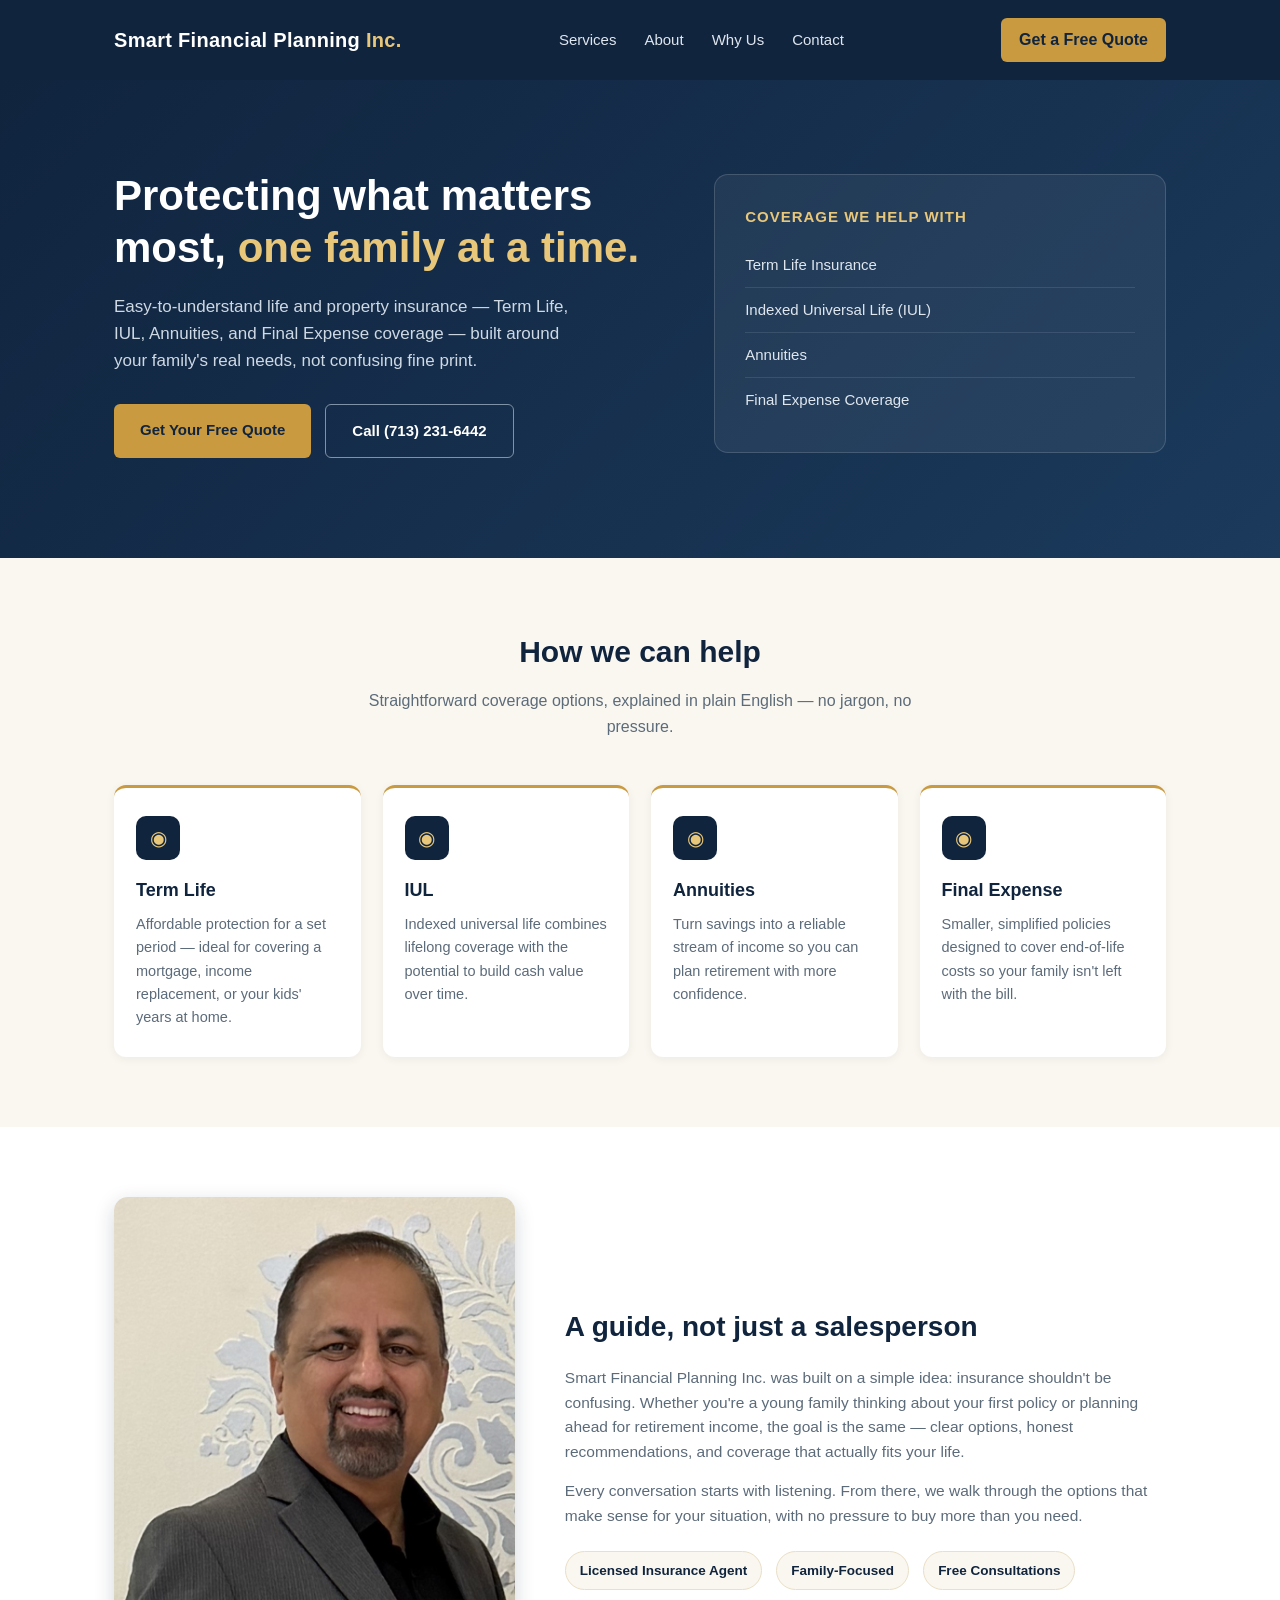
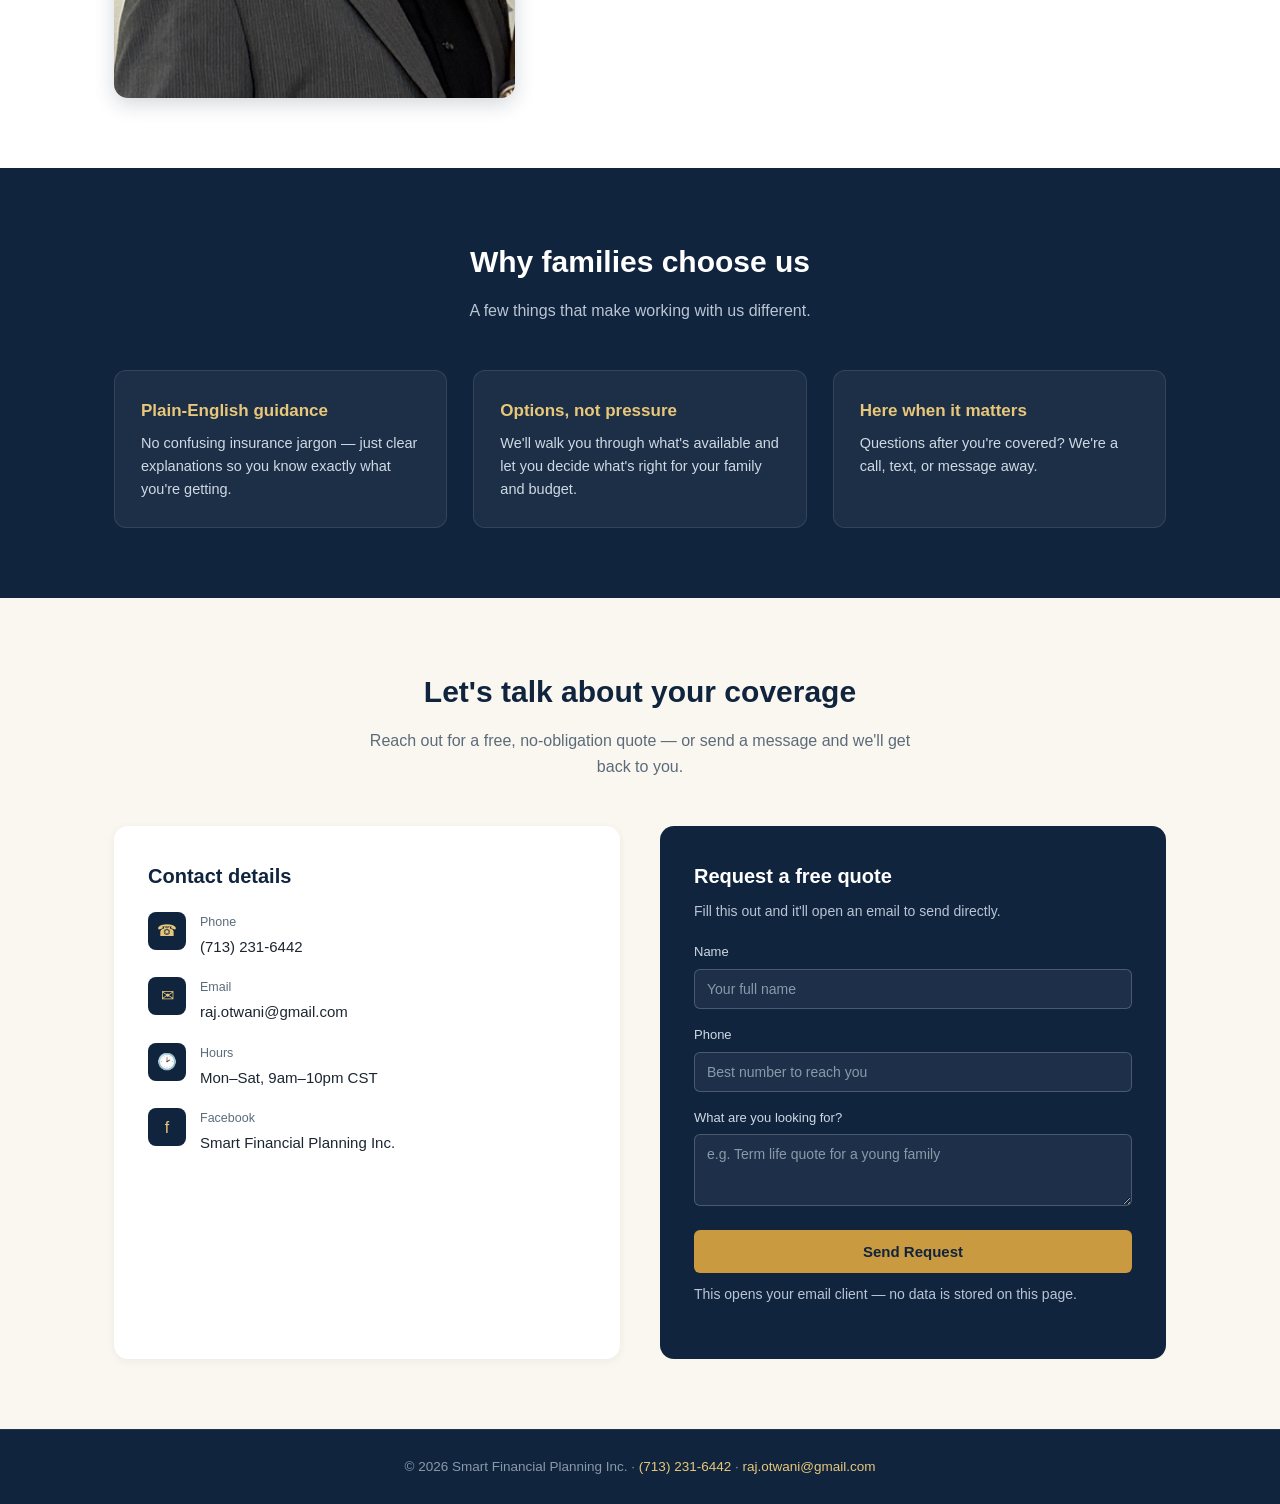
<file: SMART-~1.HTM>
<!DOCTYPE html>
<html lang="en">
<head>
<meta charset="UTF-8">
<meta name="viewport" content="width=device-width, initial-scale=1.0">
<title>Smart Financial Planning Inc. | Life &amp; Property Insurance</title>
<style>
  :root {
    --navy: #10243e;
    --navy-light: #1b3a5c;
    --gold: #c99a3f;
    --gold-light: #e8c77a;
    --cream: #faf7f0;
    --text-dark: #1c2530;
    --text-muted: #5c6b7a;
    --white: #ffffff;
  }
  * { box-sizing: border-box; margin: 0; padding: 0; }
  body {
    font-family: 'Segoe UI', Helvetica, Arial, sans-serif;
    color: var(--text-dark);
    line-height: 1.6;
    background: var(--white);
  }
  a { text-decoration: none; color: inherit; }
  .wrap { max-width: 1100px; margin: 0 auto; padding: 0 24px; }

  /* Header */
  header {
    background: var(--navy);
    color: var(--white);
    position: sticky;
    top: 0;
    z-index: 100;
  }
  header .wrap {
    display: flex;
    align-items: center;
    justify-content: space-between;
    padding-top: 18px;
    padding-bottom: 18px;
  }
  .logo {
    font-size: 20px;
    font-weight: 700;
    letter-spacing: 0.3px;
  }
  .logo span { color: var(--gold-light); }
  nav ul {
    list-style: none;
    display: flex;
    gap: 28px;
  }
  nav a {
    font-size: 15px;
    color: #dfe6ee;
    transition: color 0.2s;
  }
  nav a:hover { color: var(--gold-light); }
  .nav-cta {
    background: var(--gold);
    color: var(--navy) !important;
    padding: 9px 18px;
    border-radius: 6px;
    font-weight: 600;
  }
  .nav-cta:hover { background: var(--gold-light); }

  /* Hero */
  .hero {
    background: linear-gradient(135deg, var(--navy) 0%, var(--navy-light) 100%);
    color: var(--white);
    padding: 90px 0 100px;
  }
  .hero .wrap {
    display: grid;
    grid-template-columns: 1.1fr 0.9fr;
    gap: 48px;
    align-items: center;
  }
  .hero h1 {
    font-size: 42px;
    line-height: 1.25;
    margin-bottom: 18px;
  }
  .hero h1 em {
    font-style: normal;
    color: var(--gold-light);
  }
  .hero p {
    font-size: 17px;
    color: #cfd9e4;
    margin-bottom: 30px;
    max-width: 480px;
  }
  .btn-row { display: flex; gap: 14px; flex-wrap: wrap; }
  .btn {
    display: inline-block;
    padding: 14px 26px;
    border-radius: 6px;
    font-weight: 600;
    font-size: 15px;
  }
  .btn-primary {
    background: var(--gold);
    color: var(--navy);
  }
  .btn-primary:hover { background: var(--gold-light); }
  .btn-secondary {
    border: 1.5px solid #7f92a6;
    color: var(--white);
  }
  .btn-secondary:hover { border-color: var(--gold-light); color: var(--gold-light); }

  .hero-card {
    background: rgba(255,255,255,0.06);
    border: 1px solid rgba(255,255,255,0.15);
    border-radius: 14px;
    padding: 30px;
  }
  .hero-card h3 { font-size: 15px; color: var(--gold-light); margin-bottom: 14px; text-transform: uppercase; letter-spacing: 1px; }
  .hero-card ul { list-style: none; }
  .hero-card li {
    padding: 10px 0;
    border-bottom: 1px solid rgba(255,255,255,0.1);
    font-size: 15px;
    color: #dfe6ee;
  }
  .hero-card li:last-child { border-bottom: none; }

  /* Section shared */
  section { padding: 70px 0; }
  .section-title {
    text-align: center;
    margin-bottom: 12px;
    font-size: 30px;
    color: var(--navy);
  }
  .section-sub {
    text-align: center;
    color: var(--text-muted);
    max-width: 560px;
    margin: 0 auto 46px;
    font-size: 16px;
  }

  /* Services */
  .services { background: var(--cream); }
  .service-grid {
    display: grid;
    grid-template-columns: repeat(4, 1fr);
    gap: 22px;
  }
  .service-card {
    background: var(--white);
    border-radius: 12px;
    padding: 28px 22px;
    box-shadow: 0 2px 10px rgba(16,36,62,0.06);
    border-top: 3px solid var(--gold);
  }
  .service-card .icon {
    width: 44px; height: 44px;
    border-radius: 10px;
    background: var(--navy);
    color: var(--gold-light);
    display: flex; align-items: center; justify-content: center;
    font-size: 20px;
    margin-bottom: 16px;
  }
  .service-card h4 { font-size: 18px; margin-bottom: 8px; color: var(--navy); }
  .service-card p { font-size: 14.5px; color: var(--text-muted); }

  /* About */
  .about .wrap {
    display: grid;
    grid-template-columns: 0.8fr 1.2fr;
    gap: 50px;
    align-items: center;
  }
  .about-photo {
    width: 100%;
    aspect-ratio: 4/5;
    border-radius: 14px;
    object-fit: cover;
    display: block;
    box-shadow: 0 6px 20px rgba(16,36,62,0.18);
  }
  .about h2 { font-size: 28px; color: var(--navy); margin-bottom: 16px; }
  .about p { color: var(--text-muted); margin-bottom: 14px; font-size: 15.5px; }
  .about-badges { display: flex; gap: 14px; margin-top: 22px; flex-wrap: wrap; }
  .badge {
    background: var(--cream);
    border: 1px solid #eadfc7;
    color: var(--navy);
    padding: 8px 14px;
    border-radius: 20px;
    font-size: 13.5px;
    font-weight: 600;
  }

  /* Why us */
  .why { background: var(--navy); color: var(--white); }
  .why .section-title, .why .section-sub { color: var(--white); }
  .why .section-sub { color: #b9c5d3; }
  .why-grid {
    display: grid;
    grid-template-columns: repeat(3, 1fr);
    gap: 26px;
  }
  .why-item {
    background: rgba(255,255,255,0.05);
    border: 1px solid rgba(255,255,255,0.1);
    border-radius: 12px;
    padding: 26px;
  }
  .why-item h4 { color: var(--gold-light); margin-bottom: 8px; font-size: 17px; }
  .why-item p { color: #cfd9e4; font-size: 14.5px; }

  /* Contact */
  .contact { background: var(--cream); }
  .contact-grid {
    display: grid;
    grid-template-columns: 1fr 1fr;
    gap: 40px;
  }
  .contact-info { background: var(--white); border-radius: 14px; padding: 34px; box-shadow: 0 2px 10px rgba(16,36,62,0.06); }
  .contact-info h3 { color: var(--navy); font-size: 20px; margin-bottom: 20px; }
  .contact-row { display: flex; gap: 14px; align-items: flex-start; margin-bottom: 18px; }
  .contact-row .ic {
    width: 38px; height: 38px; border-radius: 8px;
    background: var(--navy); color: var(--gold-light);
    display: flex; align-items: center; justify-content: center;
    flex-shrink: 0; font-size: 16px;
  }
  .contact-row a, .contact-row span { font-size: 15px; color: var(--text-dark); }
  .contact-row .label { display: block; font-size: 12.5px; color: var(--text-muted); margin-bottom: 2px; }

  .contact-form {
    background: var(--navy);
    border-radius: 14px;
    padding: 34px;
    color: var(--white);
  }
  .contact-form h3 { font-size: 20px; margin-bottom: 8px; }
  .contact-form p { color: #b9c5d3; font-size: 14px; margin-bottom: 20px; }
  .contact-form label { font-size: 13px; color: #cfd9e4; display: block; margin-bottom: 6px; }
  .contact-form input, .contact-form textarea {
    width: 100%;
    padding: 11px 12px;
    border-radius: 6px;
    border: 1px solid rgba(255,255,255,0.2);
    background: rgba(255,255,255,0.06);
    color: var(--white);
    font-size: 14px;
    margin-bottom: 16px;
    font-family: inherit;
  }
  .contact-form input::placeholder, .contact-form textarea::placeholder { color: #8a99a8; }
  .contact-form button {
    background: var(--gold);
    color: var(--navy);
    border: none;
    padding: 13px 20px;
    border-radius: 6px;
    font-weight: 700;
    font-size: 15px;
    cursor: pointer;
    width: 100%;
  }
  .contact-form button:hover { background: var(--gold-light); }
  .form-note { font-size: 12px; color: #8a99a8; margin-top: 10px; }

  footer {
    background: var(--navy);
    color: #8a99a8;
    text-align: center;
    padding: 26px 0;
    font-size: 13.5px;
    border-top: 1px solid rgba(255,255,255,0.08);
  }
  footer a { color: var(--gold-light); }

  @media (max-width: 860px) {
    nav ul { display: none; }
    .hero .wrap, .about .wrap, .contact-grid { grid-template-columns: 1fr; }
    .service-grid { grid-template-columns: repeat(2, 1fr); }
    .why-grid { grid-template-columns: 1fr; }
    .hero h1 { font-size: 32px; }
  }
</style>
</head>
<body>

<header>
  <div class="wrap">
    <div class="logo">Smart Financial Planning <span>Inc.</span></div>
    <nav>
      <ul>
        <li><a href="#services">Services</a></li>
        <li><a href="#about">About</a></li>
        <li><a href="#why">Why Us</a></li>
        <li><a href="#contact">Contact</a></li>
      </ul>
    </nav>
    <a href="#contact" class="nav-cta">Get a Free Quote</a>
  </div>
</header>

<section class="hero">
  <div class="wrap">
    <div>
      <h1>Protecting what matters most, <em>one family at a time.</em></h1>
      <p>Easy-to-understand life and property insurance — Term Life, IUL, Annuities, and Final Expense coverage — built around your family's real needs, not confusing fine print.</p>
      <div class="btn-row">
        <a href="#contact" class="btn btn-primary">Get Your Free Quote</a>
        <a href="tel:+17132316442" class="btn btn-secondary">Call (713) 231-6442</a>
      </div>
    </div>
    <div class="hero-card">
      <h3>Coverage we help with</h3>
      <ul>
        <li>Term Life Insurance</li>
        <li>Indexed Universal Life (IUL)</li>
        <li>Annuities</li>
        <li>Final Expense Coverage</li>
      </ul>
    </div>
  </div>
</section>

<section class="services" id="services">
  <div class="wrap">
    <h2 class="section-title">How we can help</h2>
    <p class="section-sub">Straightforward coverage options, explained in plain English — no jargon, no pressure.</p>
    <div class="service-grid">
      <div class="service-card">
        <div class="icon">&#9673;</div>
        <h4>Term Life</h4>
        <p>Affordable protection for a set period — ideal for covering a mortgage, income replacement, or your kids' years at home.</p>
      </div>
      <div class="service-card">
        <div class="icon">&#9673;</div>
        <h4>IUL</h4>
        <p>Indexed universal life combines lifelong coverage with the potential to build cash value over time.</p>
      </div>
      <div class="service-card">
        <div class="icon">&#9673;</div>
        <h4>Annuities</h4>
        <p>Turn savings into a reliable stream of income so you can plan retirement with more confidence.</p>
      </div>
      <div class="service-card">
        <div class="icon">&#9673;</div>
        <h4>Final Expense</h4>
        <p>Smaller, simplified policies designed to cover end-of-life costs so your family isn't left with the bill.</p>
      </div>
    </div>
  </div>
</section>

<section class="about" id="about">
  <div class="wrap">
    <img class="about-photo" src="headshot.jpg" alt="Raj Otwani, Smart Financial Planning Inc.">
    <div>
      <h2>A guide, not just a salesperson</h2>
      <p>Smart Financial Planning Inc. was built on a simple idea: insurance shouldn't be confusing. Whether you're a young family thinking about your first policy or planning ahead for retirement income, the goal is the same — clear options, honest recommendations, and coverage that actually fits your life.</p>
      <p>Every conversation starts with listening. From there, we walk through the options that make sense for your situation, with no pressure to buy more than you need.</p>
      <div class="about-badges">
        <span class="badge">Licensed Insurance Agent</span>
        <span class="badge">Family-Focused</span>
        <span class="badge">Free Consultations</span>
      </div>
    </div>
  </div>
</section>

<section class="why" id="why">
  <div class="wrap">
    <h2 class="section-title">Why families choose us</h2>
    <p class="section-sub">A few things that make working with us different.</p>
    <div class="why-grid">
      <div class="why-item">
        <h4>Plain-English guidance</h4>
        <p>No confusing insurance jargon — just clear explanations so you know exactly what you're getting.</p>
      </div>
      <div class="why-item">
        <h4>Options, not pressure</h4>
        <p>We'll walk you through what's available and let you decide what's right for your family and budget.</p>
      </div>
      <div class="why-item">
        <h4>Here when it matters</h4>
        <p>Questions after you're covered? We're a call, text, or message away.</p>
      </div>
    </div>
  </div>
</section>

<section class="contact" id="contact">
  <div class="wrap">
    <h2 class="section-title">Let's talk about your coverage</h2>
    <p class="section-sub">Reach out for a free, no-obligation quote — or send a message and we'll get back to you.</p>
    <div class="contact-grid">
      <div class="contact-info">
        <h3>Contact details</h3>
        <div class="contact-row">
          <div class="ic">&#9742;</div>
          <div>
            <span class="label">Phone</span>
            <a href="tel:+17132316442">(713) 231-6442</a>
          </div>
        </div>
        <div class="contact-row">
          <div class="ic">&#9993;</div>
          <div>
            <span class="label">Email</span>
            <a href="mailto:raj.otwani@gmail.com">raj.otwani@gmail.com</a>
          </div>
        </div>
        <div class="contact-row">
          <div class="ic">&#128337;</div>
          <div>
            <span class="label">Hours</span>
            <span>Mon–Sat, 9am–10pm CST</span>
          </div>
        </div>
        <div class="contact-row">
          <div class="ic">f</div>
          <div>
            <span class="label">Facebook</span>
            <a href="https://www.facebook.com/profile.php?id=61590382359179" target="_blank" rel="noopener">Smart Financial Planning Inc.</a>
          </div>
        </div>
      </div>
      <form class="contact-form" onsubmit="event.preventDefault(); window.location.href='mailto:raj.otwani@gmail.com?subject=Quote%20Request%20from%20Website&body=' + encodeURIComponent('Name: ' + this.name.value + '\nPhone: ' + this.phone.value + '\nMessage: ' + this.message.value);">
        <h3>Request a free quote</h3>
        <p>Fill this out and it'll open an email to send directly.</p>
        <label>Name</label>
        <input type="text" name="name" placeholder="Your full name" required>
        <label>Phone</label>
        <input type="tel" name="phone" placeholder="Best number to reach you">
        <label>What are you looking for?</label>
        <textarea name="message" rows="3" placeholder="e.g. Term life quote for a young family"></textarea>
        <button type="submit">Send Request</button>
        <p class="form-note">This opens your email client — no data is stored on this page.</p>
      </form>
    </div>
  </div>
</section>

<footer>
  <div class="wrap">
    <p>&copy; 2026 Smart Financial Planning Inc. · <a href="tel:+17132316442">(713) 231-6442</a> · <a href="mailto:raj.otwani@gmail.com">raj.otwani@gmail.com</a></p>
  </div>
</footer>

</body>
</html>
</file>
<file: styles.css>
:root {
  --navy: #10243e;
  --navy-light: #1b3a5c;
  --gold: #c99a3f;
  --gold-light: #e8c77a;
  --cream: #faf7f0;
  --text-dark: #1c2530;
  --text-muted: #5c6b7a;
  --white: #ffffff;
}
* { box-sizing: border-box; margin: 0; padding: 0; }
body {
  font-family: 'Segoe UI', Helvetica, Arial, sans-serif;
  color: var(--text-dark);
  line-height: 1.6;
  background: var(--white);
}
a { text-decoration: none; color: inherit; }
.wrap { max-width: 1100px; margin: 0 auto; padding: 0 24px; }
img { max-width: 100%; display: block; }

/* Header */
header {
  background: var(--navy);
  color: var(--white);
  position: sticky;
  top: 0;
  z-index: 100;
}
header .wrap {
  display: flex;
  align-items: center;
  justify-content: space-between;
  padding-top: 18px;
  padding-bottom: 18px;
  gap: 20px;
}
.logo {
  font-size: 20px;
  font-weight: 700;
  letter-spacing: 0.3px;
  white-space: nowrap;
}
.logo span { color: var(--gold-light); }
nav ul {
  list-style: none;
  display: flex;
  gap: 28px;
}
nav a {
  font-size: 15px;
  color: #dfe6ee;
  transition: color 0.2s;
  padding-bottom: 4px;
  border-bottom: 2px solid transparent;
}
nav a:hover { color: var(--gold-light); }
nav a.active { color: var(--gold-light); border-bottom-color: var(--gold-light); }
.header-right { display: flex; align-items: center; gap: 18px; }
.header-phone { font-size: 14.5px; color: #dfe6ee; white-space: nowrap; }
.nav-cta {
  background: var(--gold);
  color: var(--navy) !important;
  padding: 9px 18px;
  border-radius: 6px;
  font-weight: 600;
  white-space: nowrap;
}
.nav-cta:hover { background: var(--gold-light); }

/* Page hero (inner pages) */
.page-hero {
  background: linear-gradient(135deg, var(--navy) 0%, var(--navy-light) 100%);
  color: var(--white);
  padding: 56px 0;
  text-align: center;
}
.page-hero h1 { font-size: 34px; margin-bottom: 10px; }
.page-hero p { color: #cfd9e4; font-size: 16px; max-width: 560px; margin: 0 auto; }
.breadcrumb { font-size: 13px; color: var(--gold-light); margin-bottom: 12px; text-transform: uppercase; letter-spacing: 1px; }

/* Home Hero */
.hero {
  background: linear-gradient(135deg, var(--navy) 0%, var(--navy-light) 100%);
  color: var(--white);
  padding: 90px 0 100px;
}
.hero .wrap {
  display: grid;
  grid-template-columns: 1.1fr 0.9fr;
  gap: 48px;
  align-items: center;
}
.hero h1 { font-size: 42px; line-height: 1.25; margin-bottom: 18px; }
.hero h1 em { font-style: normal; color: var(--gold-light); }
.hero p { font-size: 17px; color: #cfd9e4; margin-bottom: 30px; max-width: 480px; }
.btn-row { display: flex; gap: 14px; flex-wrap: wrap; }
.btn { display: inline-block; padding: 14px 26px; border-radius: 6px; font-weight: 600; font-size: 15px; }
.btn-primary { background: var(--gold); color: var(--navy); }
.btn-primary:hover { background: var(--gold-light); }
.btn-secondary { border: 1.5px solid #7f92a6; color: var(--white); }
.btn-secondary:hover { border-color: var(--gold-light); color: var(--gold-light); }

.hero-card {
  background: rgba(255,255,255,0.06);
  border: 1px solid rgba(255,255,255,0.15);
  border-radius: 14px;
  padding: 30px;
}
.hero-card h3 { font-size: 15px; color: var(--gold-light); margin-bottom: 14px; text-transform: uppercase; letter-spacing: 1px; }
.hero-card ul { list-style: none; }
.hero-card li { padding: 0; border-bottom: 1px solid rgba(255,255,255,0.1); font-size: 15px; color: #dfe6ee; }
.hero-card li:last-child { border-bottom: none; }
.hero-card li a { display: flex; align-items: center; justify-content: space-between; padding: 10px 0; color: #dfe6ee; transition: color 0.2s; }
.hero-card li a:hover { color: var(--gold-light); }
.hero-card li a::after { content: "\2192"; opacity: 0.6; margin-left: 10px; }
.hero-card li a:hover::after { opacity: 1; }

/* Section shared */
section { padding: 70px 0; }
.section-title { text-align: center; margin-bottom: 12px; font-size: 30px; color: var(--navy); }
.section-sub { text-align: center; color: var(--text-muted); max-width: 560px; margin: 0 auto 46px; font-size: 16px; }

/* Process steps */
.process { background: var(--cream); }
.process-grid { display: grid; grid-template-columns: repeat(4, 1fr); gap: 22px; counter-reset: step; }
.process-step {
  background: var(--white);
  border-radius: 12px;
  padding: 28px 22px;
  box-shadow: 0 2px 10px rgba(16,36,62,0.06);
  position: relative;
}
.process-step .num {
  width: 36px; height: 36px;
  border-radius: 50%;
  background: var(--navy);
  color: var(--gold-light);
  display: flex; align-items: center; justify-content: center;
  font-weight: 700;
  margin-bottom: 16px;
}
.process-step h4 { font-size: 17px; margin-bottom: 8px; color: var(--navy); }
.process-step p { font-size: 14px; color: var(--text-muted); }

/* Services */
.services { background: var(--cream); }
.service-grid { display: grid; grid-template-columns: repeat(4, 1fr); gap: 22px; }
.service-card {
  background: var(--white);
  border-radius: 12px;
  padding: 28px 22px;
  box-shadow: 0 2px 10px rgba(16,36,62,0.06);
  border-top: 3px solid var(--gold);
}
.service-card .icon {
  width: 44px; height: 44px;
  border-radius: 10px;
  background: var(--navy);
  color: var(--gold-light);
  display: flex; align-items: center; justify-content: center;
  font-size: 20px;
  margin-bottom: 16px;
}
.service-card h4 { font-size: 18px; margin-bottom: 8px; color: var(--navy); }
.service-card p { font-size: 14.5px; color: var(--text-muted); margin-bottom: 12px; }
.service-card a.learn { font-size: 13.5px; font-weight: 600; color: var(--navy); }
.service-card a.learn:hover { color: var(--gold); }

/* Tabs (services page) */
.tabs-layout { display: grid; grid-template-columns: 280px 1fr; gap: 30px; }
.tab-list { list-style: none; display: flex; flex-direction: column; gap: 8px; }
.tab-list button {
  width: 100%;
  text-align: left;
  padding: 14px 18px;
  border-radius: 8px;
  border: 1px solid #eadfc7;
  background: var(--white);
  font-size: 15px;
  font-weight: 600;
  color: var(--navy);
  cursor: pointer;
  font-family: inherit;
}
.tab-list button.active { background: var(--navy); color: var(--white); border-color: var(--navy); }
.tab-panel { display: none; background: var(--white); border-radius: 14px; padding: 34px; box-shadow: 0 2px 10px rgba(16,36,62,0.06); }
.tab-panel.active { display: block; }
.tab-panel h3 { font-size: 24px; color: var(--navy); margin-bottom: 14px; }
.tab-panel p { color: var(--text-muted); margin-bottom: 16px; font-size: 15px; }
.tab-panel ul { margin: 0 0 20px 20px; color: var(--text-muted); font-size: 14.5px; }
.tab-panel li { margin-bottom: 6px; }
.who-for {
  background: var(--cream);
  border-radius: 10px;
  padding: 16px 20px;
  font-size: 14px;
  color: var(--navy);
  margin-bottom: 20px;
}
.who-for strong { color: var(--navy); }

/* Lead magnet */
.lead-magnet { background: var(--navy); color: var(--white); }
.lead-magnet .wrap { display: grid; grid-template-columns: 1fr 1fr; gap: 40px; align-items: center; }
.lead-magnet h2 { font-size: 28px; margin-bottom: 14px; }
.lead-magnet p { color: #cfd9e4; margin-bottom: 20px; font-size: 15.5px; }
.checklist-card { background: rgba(255,255,255,0.06); border: 1px solid rgba(255,255,255,0.15); border-radius: 14px; padding: 30px; }
.checklist-card h3 { color: var(--gold-light); font-size: 17px; margin-bottom: 16px; }
.checklist-card ul { list-style: none; }
.checklist-card li { padding: 9px 0; border-bottom: 1px solid rgba(255,255,255,0.1); font-size: 14.5px; color: #dfe6ee; display: flex; gap: 10px; }
.checklist-card li:last-child { border-bottom: none; }
.checklist-card li::before { content: "\2713"; color: var(--gold-light); font-weight: 700; }

/* About */
.about .wrap { display: grid; grid-template-columns: 0.8fr 1.2fr; gap: 50px; align-items: center; }
.about-photo { width: 100%; aspect-ratio: 4/5; border-radius: 14px; object-fit: cover; display: block; box-shadow: 0 6px 20px rgba(16,36,62,0.18); }
.about h2 { font-size: 28px; color: var(--navy); margin-bottom: 16px; }
.about p { color: var(--text-muted); margin-bottom: 14px; font-size: 15.5px; }
.about-badges { display: flex; gap: 14px; margin-top: 22px; flex-wrap: wrap; }
.badge { background: var(--cream); border: 1px solid #eadfc7; color: var(--navy); padding: 8px 14px; border-radius: 20px; font-size: 13.5px; font-weight: 600; }

.values-grid { display: grid; grid-template-columns: repeat(3, 1fr); gap: 22px; }
.value-card { background: var(--cream); border-radius: 12px; padding: 26px; }
.value-card h4 { color: var(--navy); font-size: 17px; margin-bottom: 8px; }
.value-card p { color: var(--text-muted); font-size: 14.5px; }

/* Why us */
.why { background: var(--navy); color: var(--white); }
.why .section-title, .why .section-sub { color: var(--white); }
.why .section-sub { color: #b9c5d3; }
.why-grid { display: grid; grid-template-columns: repeat(3, 1fr); gap: 26px; }
.why-item { background: rgba(255,255,255,0.05); border: 1px solid rgba(255,255,255,0.1); border-radius: 12px; padding: 26px; }
.why-item h4 { color: var(--gold-light); margin-bottom: 8px; font-size: 17px; }
.why-item p { color: #cfd9e4; font-size: 14.5px; }

/* CTA banner */
.cta-banner { background: var(--gold); text-align: center; }
.cta-banner h2 { color: var(--navy); font-size: 26px; margin-bottom: 10px; }
.cta-banner p { color: #4a3a17; margin-bottom: 22px; }
.cta-banner .btn-primary { background: var(--navy); color: var(--white); }
.cta-banner .btn-primary:hover { background: var(--navy-light); }

/* Contact */
.contact { background: var(--cream); }
.contact-grid { display: grid; grid-template-columns: 1fr 1fr; gap: 40px; }
.contact-info { background: var(--white); border-radius: 14px; padding: 34px; box-shadow: 0 2px 10px rgba(16,36,62,0.06); }
.contact-info h3 { color: var(--navy); font-size: 20px; margin-bottom: 20px; }
.contact-row { display: flex; gap: 14px; align-items: flex-start; margin-bottom: 18px; }
.contact-row .ic {
  width: 38px; height: 38px; border-radius: 8px;
  background: var(--navy); color: var(--gold-light);
  display: flex; align-items: center; justify-content: center;
  flex-shrink: 0; font-size: 16px;
}
.contact-row a, .contact-row span { font-size: 15px; color: var(--text-dark); }
.contact-row .label { display: block; font-size: 12.5px; color: var(--text-muted); margin-bottom: 2px; }

.contact-form-card { background: var(--navy); border-radius: 14px; padding: 34px; color: var(--white); }
.contact-form h3 { font-size: 20px; margin-bottom: 8px; }
.contact-form p { color: #b9c5d3; font-size: 14px; margin-bottom: 20px; }
.contact-form label { font-size: 13px; color: #cfd9e4; display: block; margin-bottom: 6px; }
.contact-form .required { color: var(--gold-light); }
.contact-form .optional { color: #8697a8; font-weight: normal; font-size: 12px; }
.contact-form input, .contact-form textarea {
  width: 100%; padding: 11px 12px; border-radius: 6px;
  border: 1px solid rgba(255,255,255,0.2);
  background: rgba(255,255,255,0.06);
  color: var(--white); font-size: 14px; margin-bottom: 16px; font-family: inherit;
}
.contact-form input::placeholder, .contact-form textarea::placeholder { color: #8a99a8; }
.contact-form input:invalid:not(:placeholder-shown) { border-color: #e8927a; }
.form-required-note { font-size: 12px; color: #8a99a8; margin: -8px 0 14px; }
.contact-form button {
  background: var(--gold); color: var(--navy); border: none;
  padding: 13px 20px; border-radius: 6px; font-weight: 700; font-size: 15px;
  cursor: pointer; width: 100%;
}
.contact-form button:hover { background: var(--gold-light); }
.contact-form button:disabled { opacity: 0.7; cursor: default; }
.form-note { font-size: 12px; color: #8a99a8; margin-top: 10px; }
.form-note-success { color: var(--gold-light); font-size: 14px; font-weight: 600; margin-top: 0; }

/* Footer */
footer { background: var(--navy); color: #8a99a8; padding: 44px 0 20px; font-size: 13.5px; border-top: 1px solid rgba(255,255,255,0.08); }
.footer-grid { display: grid; grid-template-columns: 1.4fr 1fr 1fr; gap: 30px; margin-bottom: 30px; }
.footer-col h4 { color: var(--white); font-size: 15px; margin-bottom: 14px; }
.footer-col p { color: #8a99a8; margin-bottom: 10px; }
.footer-col ul { list-style: none; }
.footer-col li { margin-bottom: 9px; }
.footer-col a:hover { color: var(--gold-light); }
.footer-disclosure { border-top: 1px solid rgba(255,255,255,0.08); padding-top: 20px; font-size: 12px; color: #6f7f8f; line-height: 1.7; }
.footer-license { margin-top: 12px; font-size: 12.5px; font-weight: 700; color: var(--gold-light); line-height: 1.6; }

/* FAQ (annuities page) */
.faq-simple { max-width: 780px; margin: 0 auto; }
.faq-simple-item { border-bottom: 1px solid #eadfc7; padding: 22px 0; }
.faq-simple-item:last-child { border-bottom: none; }
.faq-simple-item h4 { color: var(--navy); font-size: 18px; margin-bottom: 8px; }
.faq-simple-item p { color: var(--text-muted); font-size: 15px; margin: 0; }
.footer-bottom { text-align: center; margin-top: 20px; font-size: 12.5px; color: #6f7f8f; }
footer a { color: var(--gold-light); }

@media (max-width: 860px) {
  nav ul { display: none; }
  .header-phone { display: none; }
  .hero .wrap, .about .wrap, .contact-grid, .lead-magnet .wrap, .tabs-layout, .footer-grid { grid-template-columns: 1fr; }
  .service-grid, .process-grid, .why-grid, .values-grid { grid-template-columns: repeat(2, 1fr); }
  .hero h1 { font-size: 32px; }
}

/* ---------- Mobile menu (added Nov 2026) ---------- */
.menu-toggle {
  display: none;
  background: none;
  border: 0;
  width: 40px; height: 40px;
  padding: 8px;
  cursor: pointer;
  flex-direction: column;
  justify-content: space-between;
  order: 3;
}
.menu-toggle span {
  display: block;
  height: 2px;
  background: var(--white);
  border-radius: 2px;
  transition: transform 0.2s, opacity 0.2s;
}
.menu-toggle[aria-expanded="true"] span:nth-child(1) { transform: translateY(10px) rotate(45deg); }
.menu-toggle[aria-expanded="true"] span:nth-child(2) { opacity: 0; }
.menu-toggle[aria-expanded="true"] span:nth-child(3) { transform: translateY(-10px) rotate(-45deg); }
.nav-cta-mobile { display: none; }

@media (max-width: 860px) {
  header .wrap { position: relative; flex-wrap: nowrap; gap: 12px; }
  .menu-toggle { display: flex; }
  .header-right { margin-left: auto; }
  nav {
    position: absolute;
    top: 100%; left: 0; right: 0;
    background: var(--navy);
    border-top: 1px solid rgba(255,255,255,0.12);
    box-shadow: 0 8px 18px rgba(0,0,0,0.25);
    display: none;
  }
  nav.open { display: block; }
  nav.open ul { display: flex; flex-direction: column; gap: 0; padding: 8px 24px 16px; }
  nav.open a { display: block; padding: 12px 0; font-size: 16px; border-bottom: 1px solid rgba(255,255,255,0.08); }
  nav.open a.active { border-bottom-color: rgba(255,255,255,0.08); }
}
@media (max-width: 560px) {
  .logo { font-size: 17px; }
  .header-right { display: none; }          /* header quote button moves into the menu */
  .nav-cta-mobile { display: block; }
  .nav-cta-mobile a { color: var(--gold-light) !important; font-weight: 600; border-bottom: 0 !important; }
  .service-grid, .process-grid, .why-grid, .values-grid { grid-template-columns: 1fr; }
  .hero { padding: 56px 0 64px; }
  .hero h1 { font-size: 28px; }
  .page-hero h1 { font-size: 28px; }
  .section-title { font-size: 25px; }
  section { padding: 52px 0; }
  .wrap { padding: 0 18px; }
  .btn { width: 100%; text-align: center; }
}
</file>
